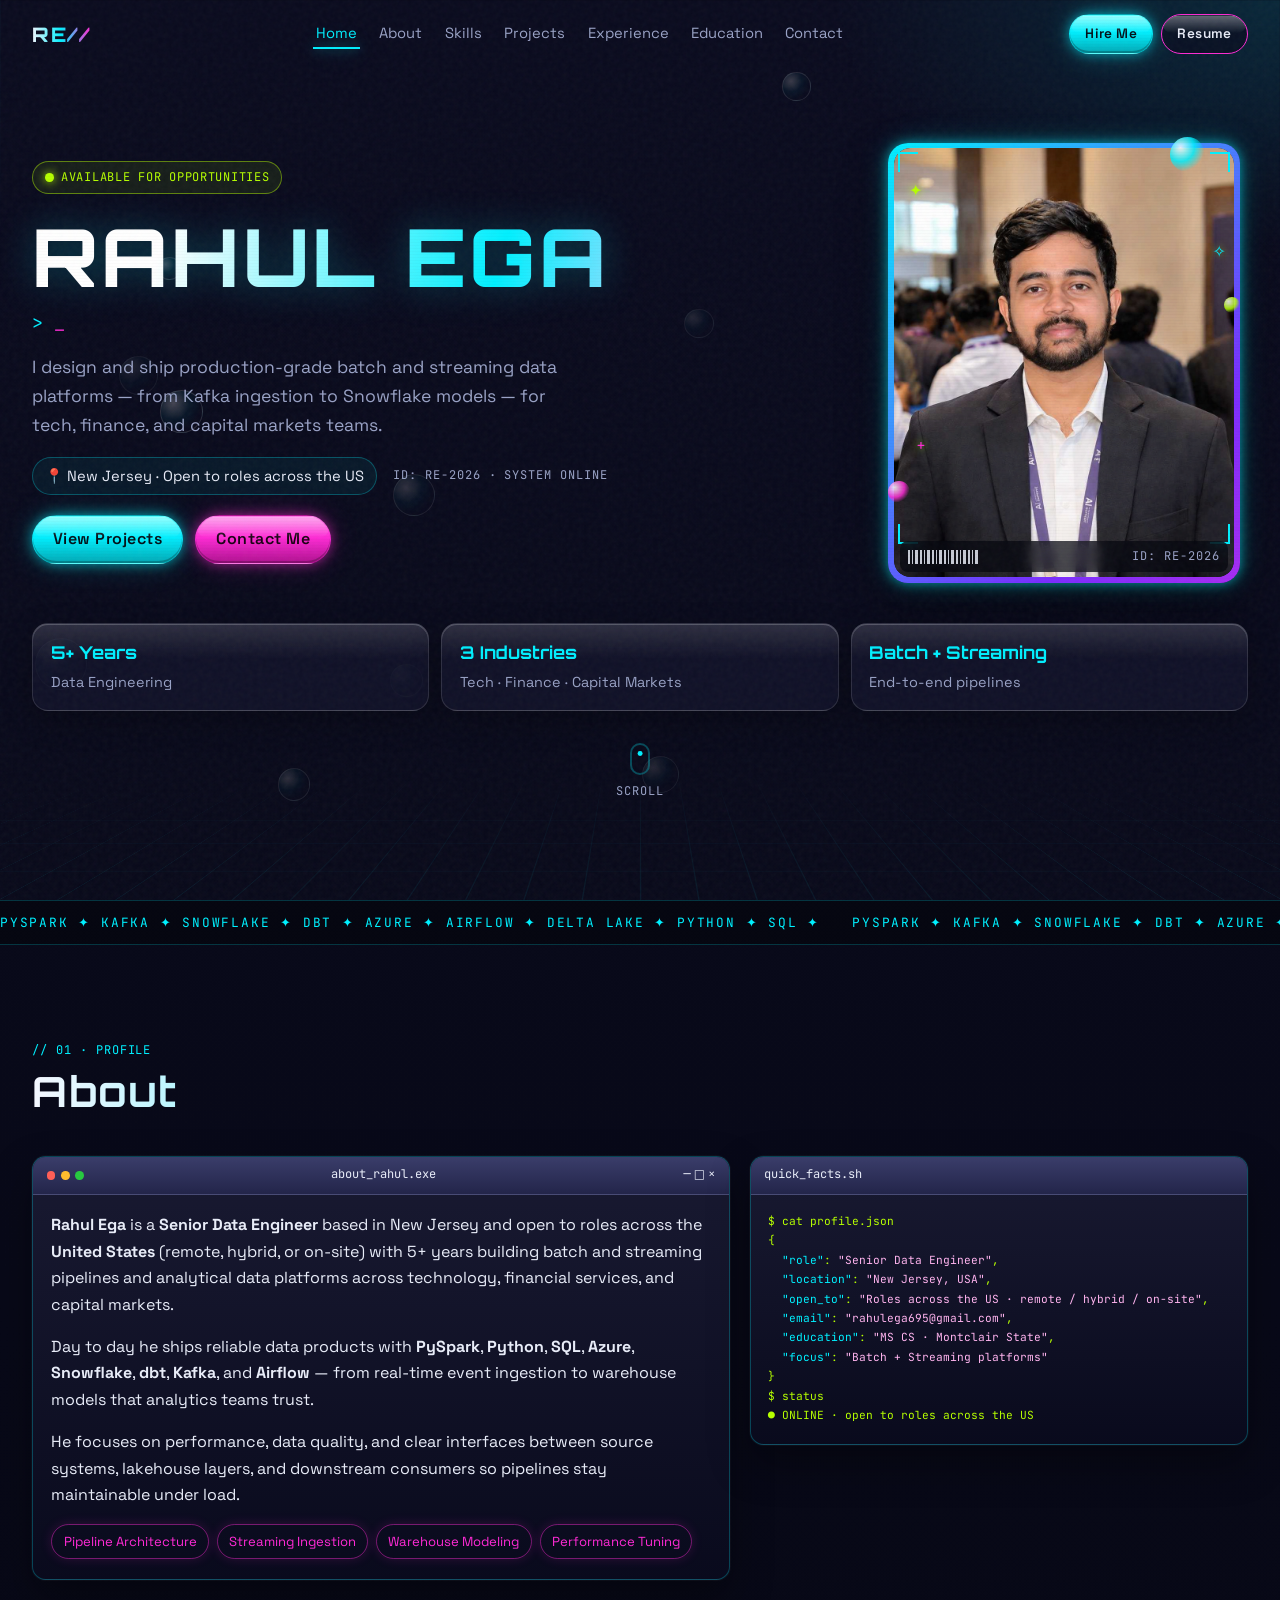
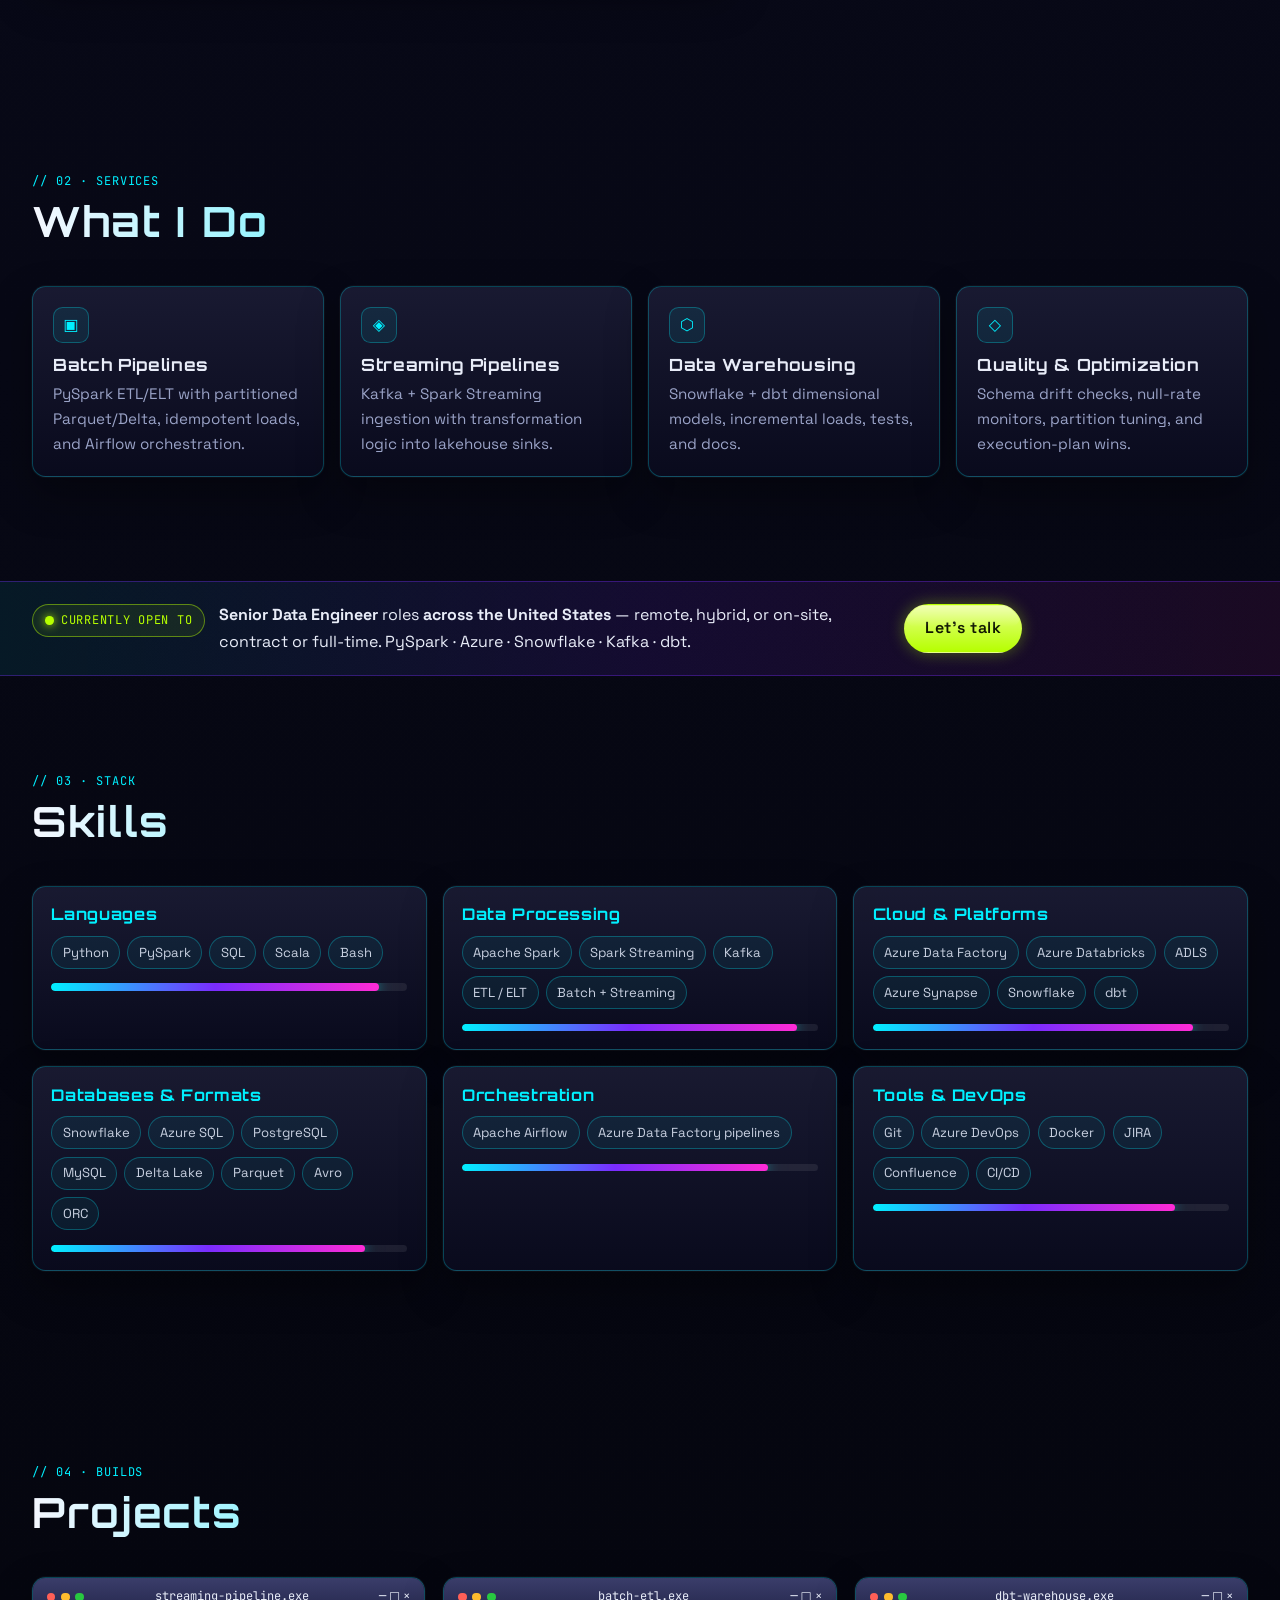
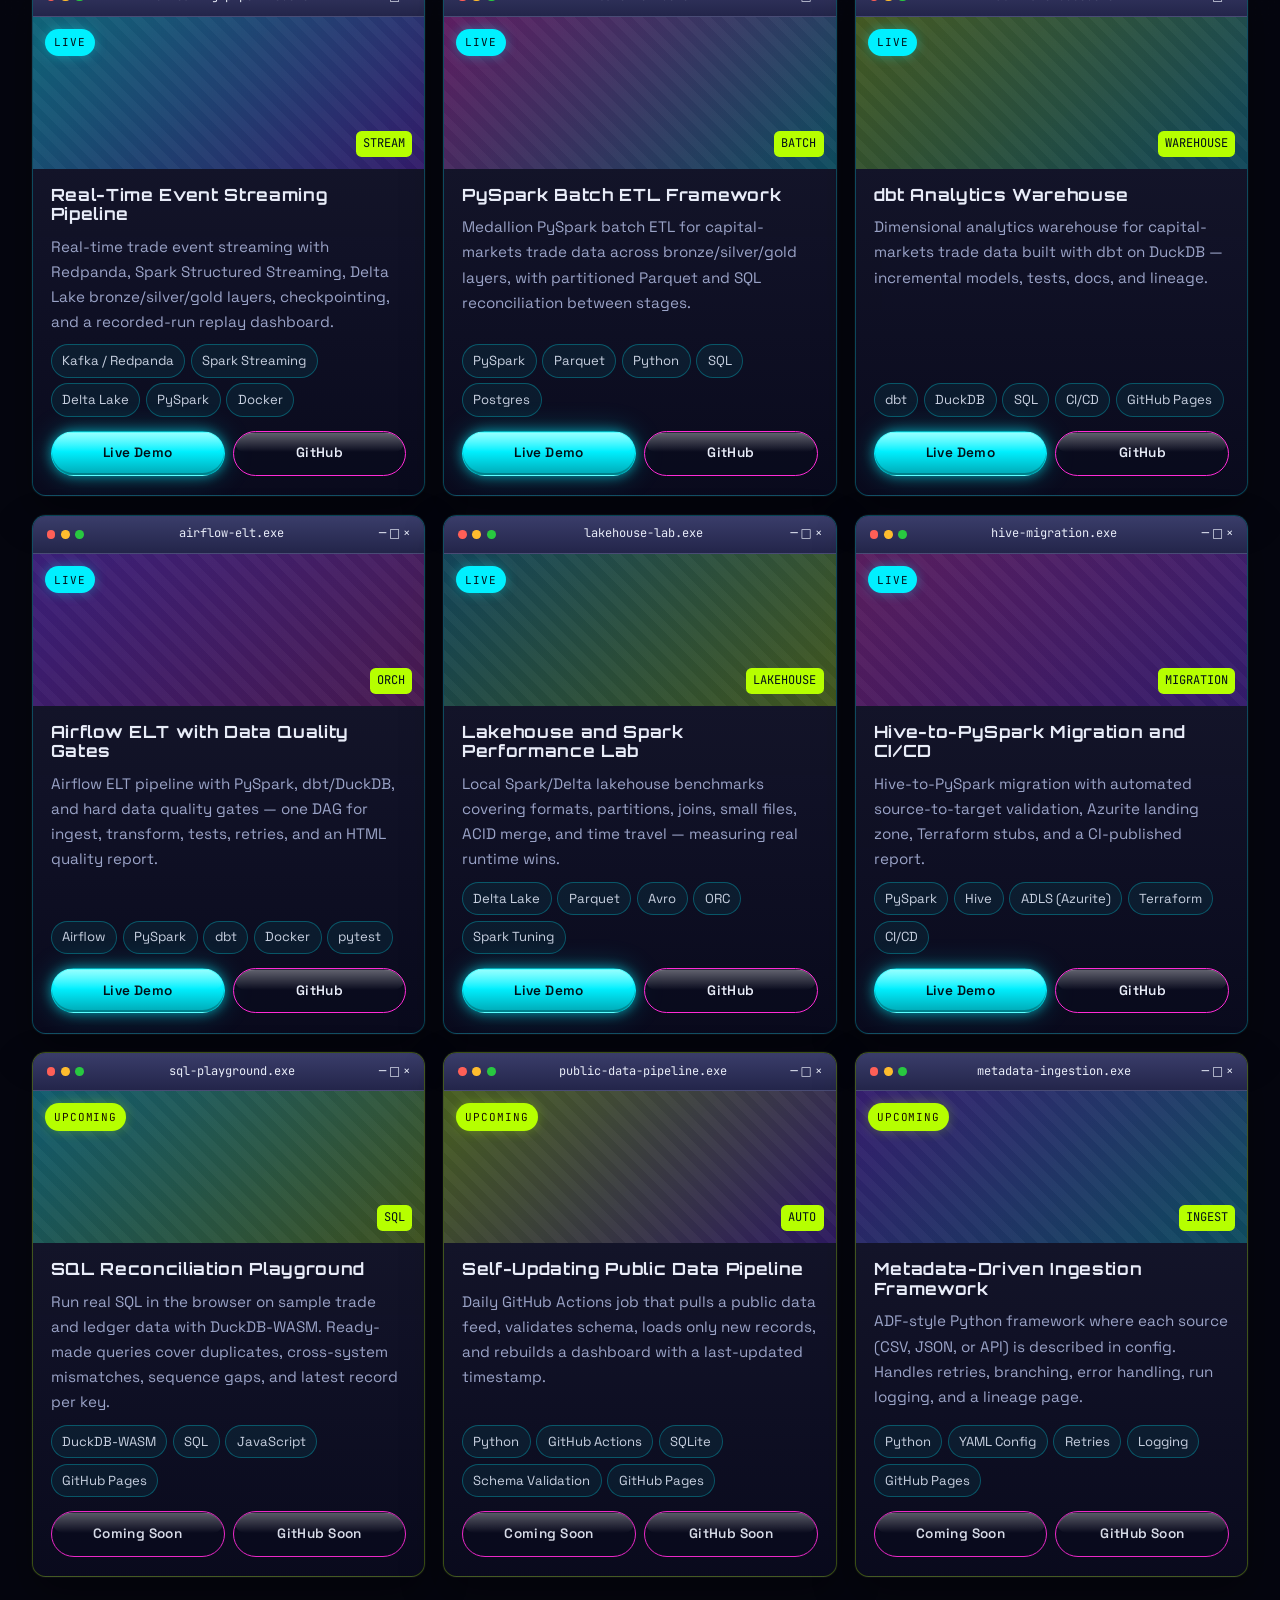
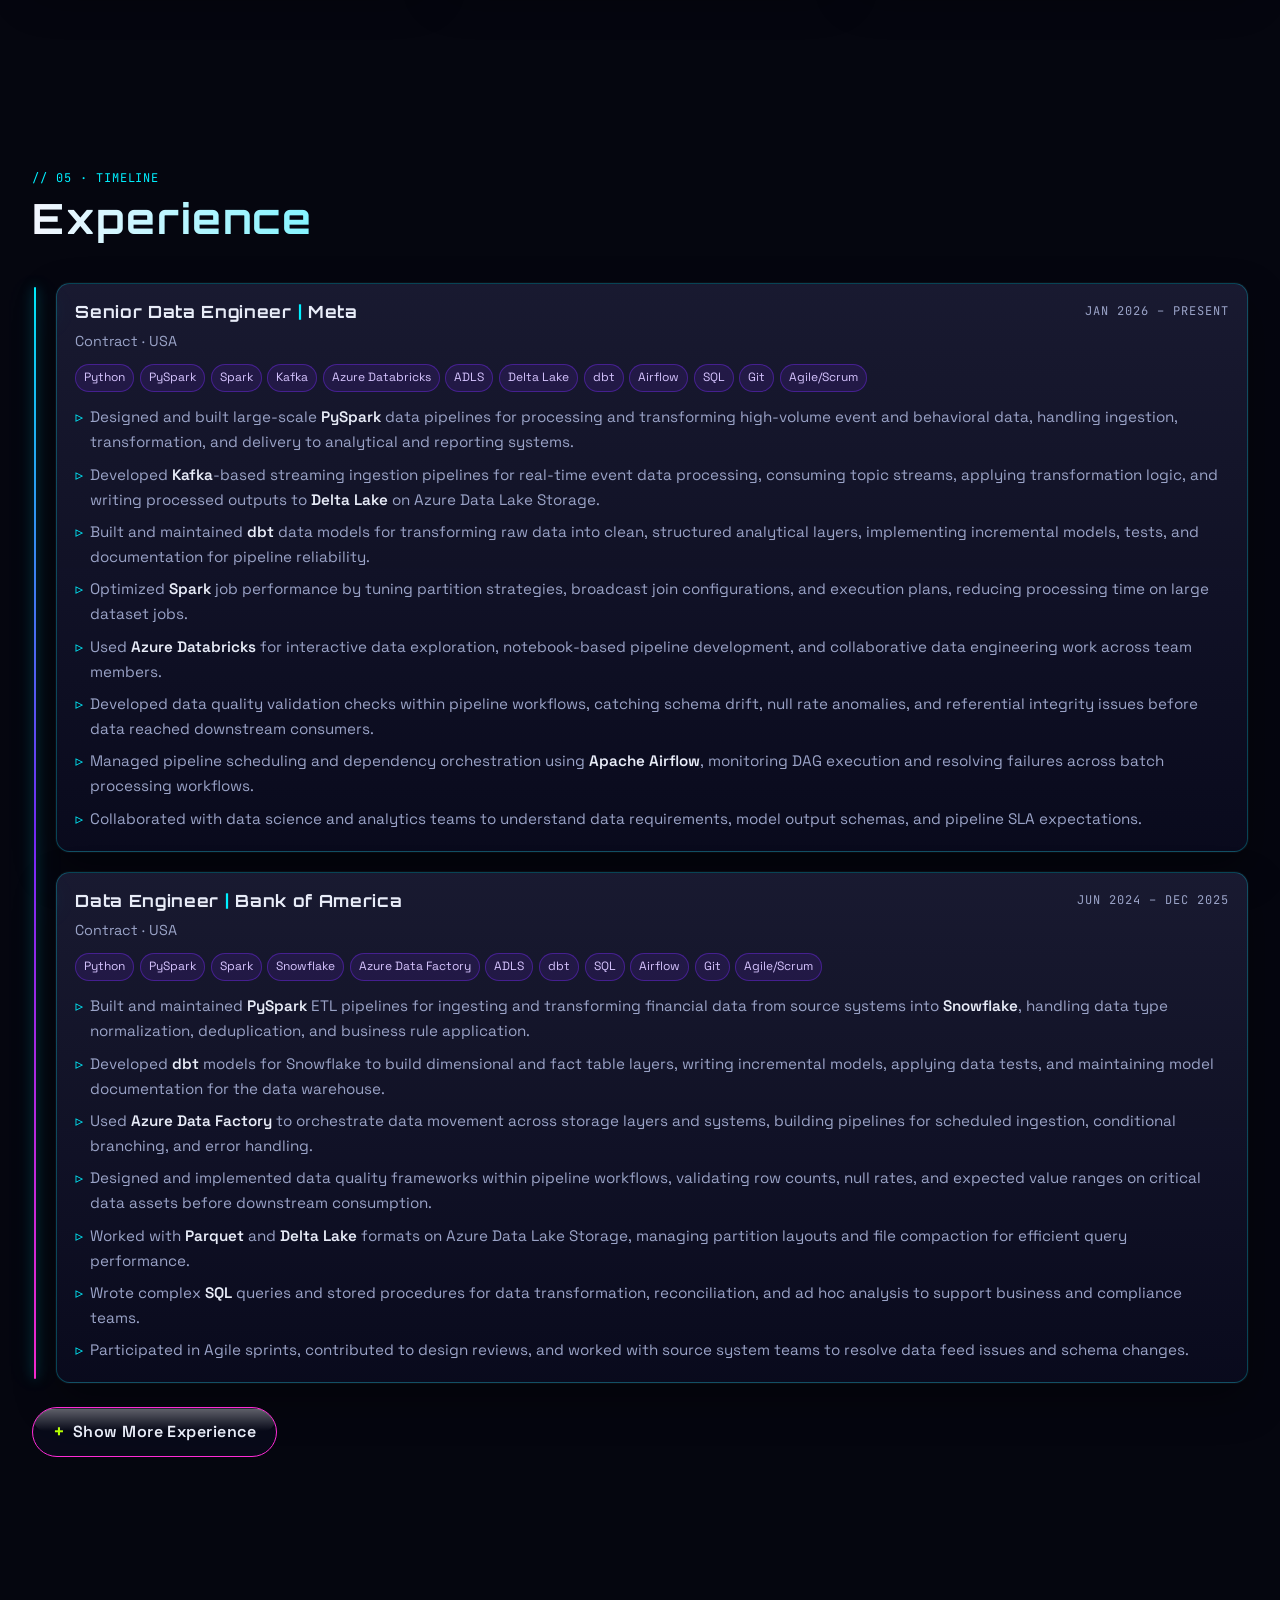
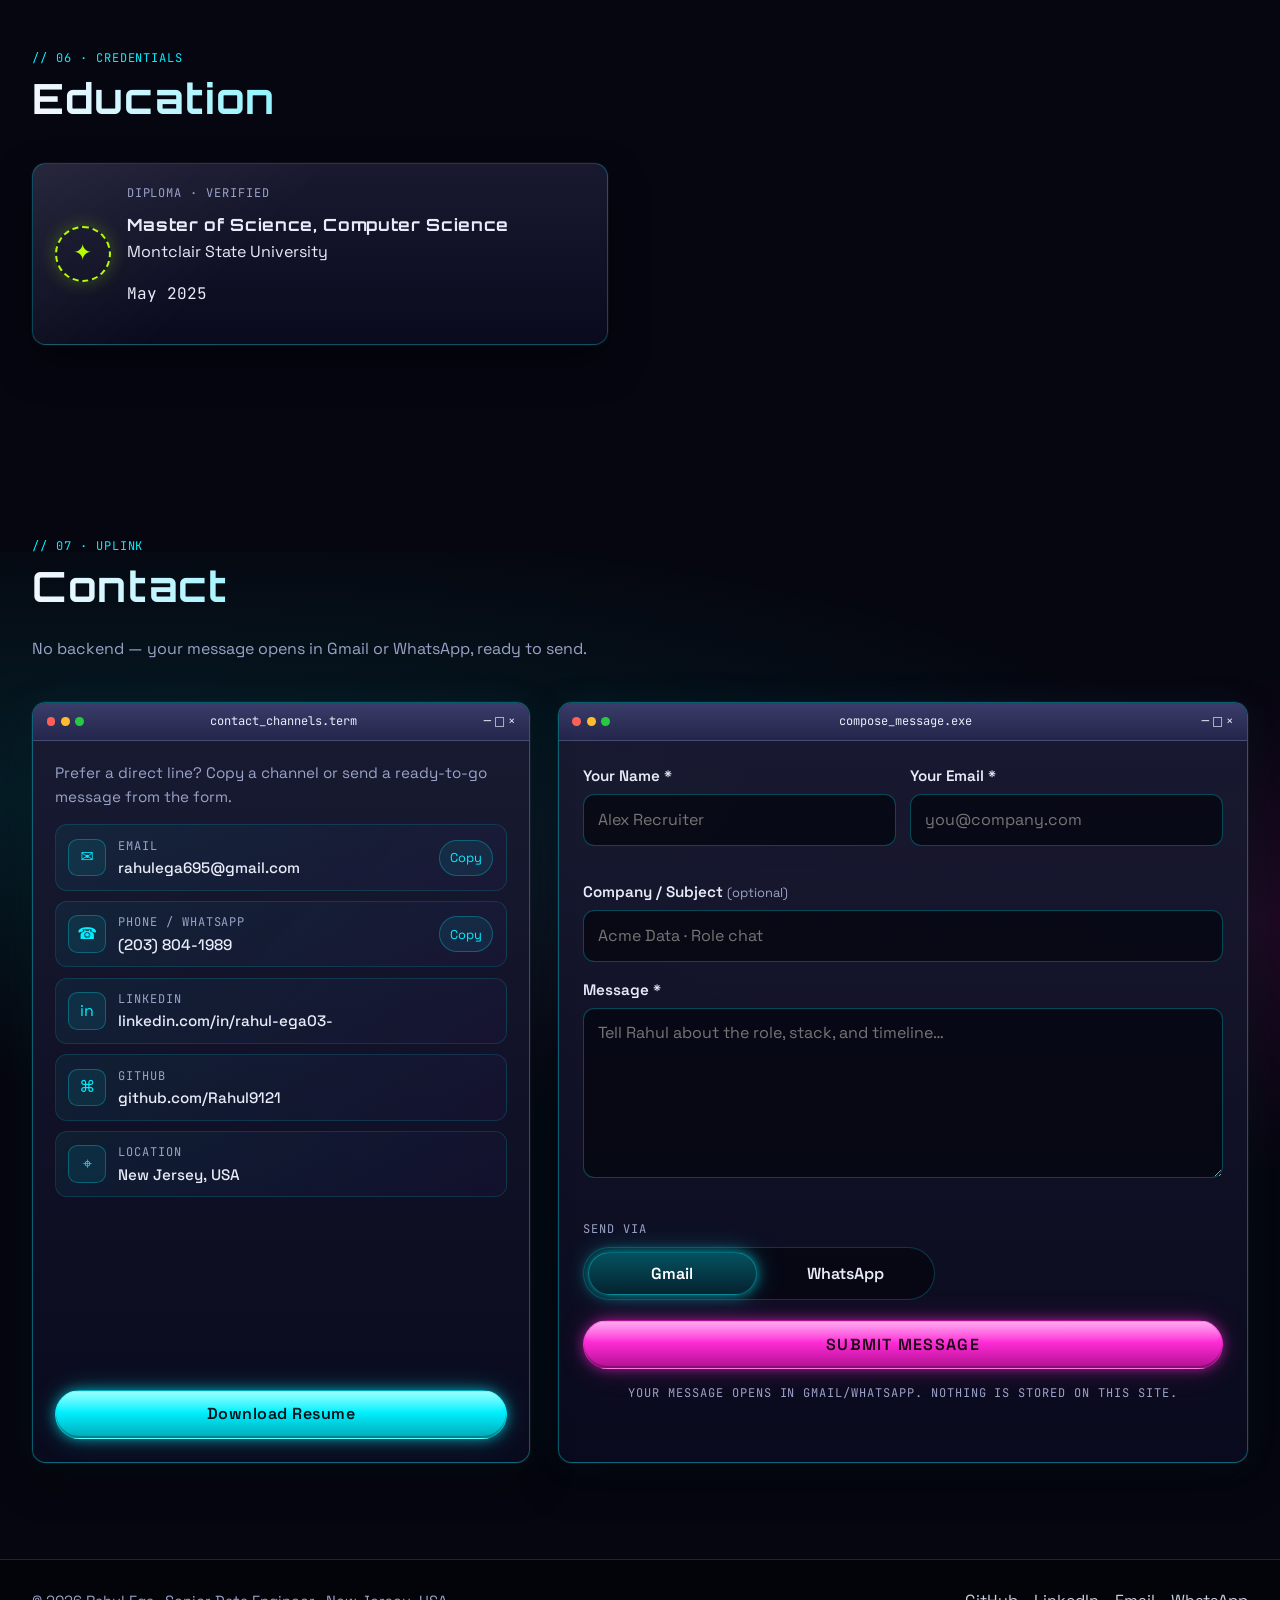
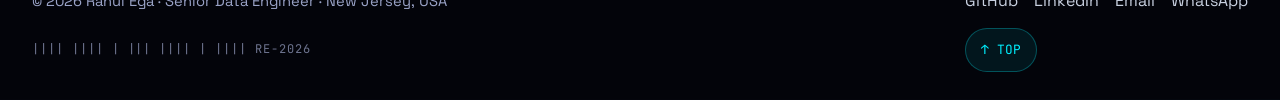
<file: index.html>
<!DOCTYPE html>
<html lang="en">
<head>
  <meta charset="UTF-8" />
  <meta name="viewport" content="width=device-width, initial-scale=1, viewport-fit=cover" />
  <!--
    EDIT THESE when you deploy:
    - Canonical / OG / JSON-LD URLs if you use a custom domain
    - LinkedIn URL (search REPLACE_LINKEDIN)
    - Photo files under assets/img/
  -->
  <title>Rahul Ega | Senior Data Engineer | PySpark, Azure, Snowflake, USA</title>
  <meta name="description" content="Rahul Ega is a Senior Data Engineer open to roles across the USA (remote, hybrid, on-site). 5+ years with PySpark, Azure, Snowflake, Kafka, dbt and Airflow." />
  <meta name="author" content="Rahul Ega" />
  <meta name="robots" content="index, follow, max-image-preview:large" />
  <meta name="theme-color" content="#05060f" />
  <meta name="geo.region" content="US" />
  <meta name="keywords" content="Rahul Ega, Senior Data Engineer, Senior Data Engineer USA, remote Senior Data Engineer, PySpark Data Engineer, Azure Data Engineer, Snowflake Data Engineer, Kafka Data Engineer, dbt Data Engineer, Airflow, Delta Lake, open to work" />

  <link rel="canonical" href="https://rahul9121.github.io/portfolio/" />
  <link rel="alternate" hreflang="en-us" href="https://rahul9121.github.io/portfolio/" />
  <link rel="alternate" hreflang="x-default" href="https://rahul9121.github.io/portfolio/" />
  <link rel="me" href="https://github.com/Rahul9121" />
  <link rel="icon" href="assets/img/favicon.svg" type="image/svg+xml" />
  <link rel="apple-touch-icon" href="assets/img/rahul-ega-512.jpg" />

  <!-- Open Graph -->
  <meta property="og:type" content="profile" />
  <meta property="og:title" content="Rahul Ega | Senior Data Engineer | PySpark, Azure, Snowflake" />
  <meta property="og:description" content="Senior Data Engineer open to roles across the USA. Batch and streaming pipelines with PySpark, Azure, Snowflake, Kafka and dbt." />
  <meta property="og:url" content="https://rahul9121.github.io/portfolio/" />
  <meta property="og:site_name" content="Rahul Ega Portfolio" />
  <meta property="og:locale" content="en_US" />
  <meta property="og:image" content="https://rahul9121.github.io/portfolio/assets/img/og-image.jpg" />
  <meta property="og:image:type" content="image/jpeg" />
  <meta property="og:image:width" content="1200" />
  <meta property="og:image:height" content="630" />
  <meta property="og:image:alt" content="Rahul Ega, Senior Data Engineer: PySpark, Azure, Snowflake, Kafka, dbt" />
  <meta property="profile:first_name" content="Rahul" />
  <meta property="profile:last_name" content="Ega" />

  <!-- Twitter -->
  <meta name="twitter:card" content="summary_large_image" />
  <meta name="twitter:title" content="Rahul Ega | Senior Data Engineer | PySpark, Azure, Snowflake" />
  <meta name="twitter:description" content="Senior Data Engineer open to roles across the USA. PySpark, Azure, Snowflake, Kafka and dbt." />
  <meta name="twitter:image" content="https://rahul9121.github.io/portfolio/assets/img/og-image.jpg" />
  <meta name="twitter:image:alt" content="Rahul Ega, Senior Data Engineer: PySpark, Azure, Snowflake, Kafka, dbt" />

  <!-- Fonts: preconnect + display=swap -->
  <link rel="preconnect" href="https://fonts.googleapis.com" />
  <link rel="preconnect" href="https://fonts.gstatic.com" crossorigin />
  <link href="https://fonts.googleapis.com/css2?family=JetBrains+Mono:wght@400;600;700&family=Orbitron:wght@500;700;800&family=Space+Grotesk:wght@400;500;600;700&display=swap" rel="stylesheet" />

  <link rel="stylesheet" href="css/style.css?v=20261122-9cards" />

  <!-- JSON-LD: Person + ProfilePage + WebSite + BreadcrumbList -->
  <script type="application/ld+json">
  {
    "@context": "https://schema.org",
    "@graph": [
      {
        "@type": "Person",
        "@id": "https://rahul9121.github.io/portfolio/#person",
        "name": "Rahul Ega",
        "givenName": "Rahul",
        "familyName": "Ega",
        "alternateName": ["Rahul Ega Data Engineer", "Rahul Ega Senior Data Engineer"],
        "jobTitle": "Senior Data Engineer",
        "description": "Senior Data Engineer with 5+ years of experience building batch and streaming data pipelines with PySpark, Azure, Snowflake, Kafka, dbt and Airflow. Open to roles across the United States: remote, hybrid or on-site, contract or full-time.",
        "url": "https://rahul9121.github.io/portfolio/",
        "image": {
          "@type": "ImageObject",
          "@id": "https://rahul9121.github.io/portfolio/#primaryimage",
          "url": "https://rahul9121.github.io/portfolio/assets/img/rahul-ega-senior-data-engineer.jpg",
          "contentUrl": "https://rahul9121.github.io/portfolio/assets/img/rahul-ega-senior-data-engineer.jpg",
          "width": 800,
          "height": 1000,
          "caption": "Rahul Ega, Senior Data Engineer"
        },
        "email": "mailto:rahulega695@gmail.com",
        "telephone": "+1-203-804-1989",
        "homeLocation": {
          "@type": "Place",
          "address": {
            "@type": "PostalAddress",
            "addressLocality": "New Jersey",
            "addressRegion": "NJ",
            "addressCountry": "US"
          }
        },
        "address": {
          "@type": "PostalAddress",
          "addressLocality": "New Jersey",
          "addressRegion": "NJ",
          "addressCountry": "US"
        },
        "hasOccupation": {
          "@type": "Occupation",
          "name": "Senior Data Engineer",
          "description": "Designs and builds batch and streaming data pipelines, data warehouse models and data quality checks.",
          "occupationLocation": { "@type": "Country", "name": "United States" },
          "skills": "PySpark, Python, SQL, Apache Spark, Kafka, Azure Databricks, Azure Data Factory, Snowflake, dbt, Apache Airflow, Delta Lake"
        },
        "alumniOf": {
          "@type": "CollegeOrUniversity",
          "name": "Montclair State University"
        },
        "worksFor": {
          "@type": "Organization",
          "name": "Meta"
        },
        "knowsAbout": [
          "PySpark", "Python", "SQL", "Apache Spark", "Spark Streaming", "Apache Kafka",
          "Azure Databricks", "Azure Data Factory", "Azure Data Lake Storage", "Azure Synapse Analytics",
          "Snowflake", "dbt", "Apache Airflow", "Delta Lake", "Parquet", "Docker", "CI/CD",
          "Data Engineering", "ETL", "ELT", "Data Pipelines", "Data Quality", "Dimensional Modeling"
        ],
        "sameAs": [
          "https://github.com/Rahul9121",
          "https://www.linkedin.com/in/rahul-ega03-"
        ]
      },
      {
        "@type": "ProfilePage",
        "@id": "https://rahul9121.github.io/portfolio/#webpage",
        "url": "https://rahul9121.github.io/portfolio/",
        "name": "Rahul Ega | Senior Data Engineer | PySpark, Azure, Snowflake, USA",
        "inLanguage": "en-US",
        "dateModified": "2026-11-07",
        "primaryImageOfPage": { "@id": "https://rahul9121.github.io/portfolio/#primaryimage" },
        "isPartOf": { "@id": "https://rahul9121.github.io/portfolio/#website" },
        "mainEntity": { "@id": "https://rahul9121.github.io/portfolio/#person" },
        "about": { "@id": "https://rahul9121.github.io/portfolio/#person" },
        "breadcrumb": { "@id": "https://rahul9121.github.io/portfolio/#breadcrumb" }
      },
      {
        "@type": "WebSite",
        "@id": "https://rahul9121.github.io/portfolio/#website",
        "name": "Rahul Ega Portfolio",
        "url": "https://rahul9121.github.io/portfolio/",
        "inLanguage": "en-US",
        "publisher": { "@id": "https://rahul9121.github.io/portfolio/#person" }
      },
      {
        "@type": "BreadcrumbList",
        "@id": "https://rahul9121.github.io/portfolio/#breadcrumb",
        "itemListElement": [
          {
            "@type": "ListItem",
            "position": 1,
            "name": "Home",
            "item": "https://rahul9121.github.io/portfolio/"
          }
        ]
      }
    ]
  }
  </script>
</head>
<body>
  <!-- Skip link for accessibility -->
  <a class="skip-link" href="#main">Skip to content</a>

  <!-- CRT scanlines + noise overlays (decorative) -->
  <div class="fx-scanlines" aria-hidden="true"></div>
  <div class="fx-noise" aria-hidden="true"></div>
  <div class="cursor-trail" id="cursorTrail" aria-hidden="true"></div>

  <!-- Scroll progress -->
  <div class="scroll-progress" id="scrollProgress" role="progressbar" aria-valuemin="0" aria-valuemax="100" aria-valuenow="0" aria-label="Page scroll progress"></div>

  <!-- ========== NAVBAR ========== -->
  <header class="site-header" id="siteHeader">
    <nav class="navbar" aria-label="Primary">
      <a class="logo glitch-text" href="#home" data-text="RE//">RE//</a>

      <ul class="nav-links" id="navLinks">
        <li><a href="#home" data-section="home">Home</a></li>
        <li><a href="#about" data-section="about">About</a></li>
        <li><a href="#skills" data-section="skills">Skills</a></li>
        <li><a href="#projects" data-section="projects">Projects</a></li>
        <li><a href="#experience" data-section="experience">Experience</a></li>
        <li><a href="#education" data-section="education">Education</a></li>
        <li><a href="#contact" data-section="contact">Contact</a></li>
      </ul>

      <div class="nav-actions">
        <a class="btn btn-pill btn-cyan" href="#contact">Hire Me</a>
        <!-- EDIT: point to your real resume PDF path -->
        <a class="btn btn-pill btn-outline" href="assets/Rahul_Ega_Resume.pdf" download>Resume</a>
        <button class="nav-toggle" id="navToggle" type="button" aria-label="Open menu" aria-expanded="false" aria-controls="mobileMenu">
          <span></span><span></span><span></span>
        </button>
      </div>
    </nav>
  </header>

  <!-- Full-screen mobile menu -->
  <div class="mobile-menu" id="mobileMenu" hidden>
    <div class="mobile-menu-inner">
      <p class="mono micro">SYSTEM // NAVIGATION</p>
      <a href="#home">Home</a>
      <a href="#about">About</a>
      <a href="#skills">Skills</a>
      <a href="#projects">Projects</a>
      <a href="#experience">Experience</a>
      <a href="#education">Education</a>
      <a href="#contact">Contact</a>
      <a class="btn btn-pill btn-cyan" href="#contact">Hire Me</a>
    </div>
  </div>

  <main id="main">
    <!-- ========== HERO ========== -->
    <section class="hero section" id="home" aria-label="Hero">
      <div class="hero-bg" aria-hidden="true">
        <div class="perspective-grid"></div>
        <div class="bubbles" id="heroBubbles"></div>
      </div>

      <div class="container hero-grid">
        <div class="hero-copy">
          <span class="status-chip"><span class="pulse-dot" aria-hidden="true"></span> AVAILABLE FOR OPPORTUNITIES</span>

          <h1 class="hero-name glitch-text" data-text="RAHUL EGA">
            RAHUL EGA
          </h1>
          <p class="hero-role mono" aria-live="polite">
            <span class="role-prefix">&gt;</span>
            <span id="typedRole">Senior Data Engineer</span><span class="caret" aria-hidden="true">_</span>
          </p>
          <h2 class="visually-integrated-role">Senior Data Engineer</h2>

          <p class="hero-intro">
            I design and ship production-grade batch and streaming data platforms —
            from Kafka ingestion to Snowflake models — for tech, finance, and capital markets teams.
          </p>

          <div class="hero-meta">
            <span class="location-chip" title="Based in New Jersey, open to roles across the United States">📍 New Jersey · Open to roles across the US</span>
            <span class="mono micro">ID: RE-2026 · SYSTEM ONLINE</span>
          </div>

          <div class="hero-ctas">
            <a class="btn btn-pill btn-cyan" href="#projects">View Projects</a>
            <a class="btn btn-pill btn-magenta" href="#contact">Contact Me</a>
          </div>
        </div>

        <div class="hero-visual" id="heroVisual">
          <div class="photo-frame y2k-frame" id="photoFrame">
            <div class="hud-bracket tl" aria-hidden="true"></div>
            <div class="hud-bracket tr" aria-hidden="true"></div>
            <div class="hud-bracket bl" aria-hidden="true"></div>
            <div class="hud-bracket br" aria-hidden="true"></div>
            <div class="orb orb-1" aria-hidden="true"></div>
            <div class="orb orb-2" aria-hidden="true"></div>
            <div class="orb orb-3" aria-hidden="true"></div>
            <span class="sparkle s1" aria-hidden="true">✦</span>
            <span class="sparkle s2" aria-hidden="true">✧</span>
            <span class="sparkle s3" aria-hidden="true">+</span>

<picture>
              <!-- EDIT: add WebP version when ready, keep JPG fallback -->
              <!-- <source srcset="assets/img/rahul-ega-senior-data-engineer.webp" type="image/webp" /> -->
              <img
                src="assets/img/rahul-ega-senior-data-engineer.jpg"
                srcset="assets/img/rahul-ega-senior-data-engineer.jpg 800w"
                sizes="(max-width: 768px) 90vw, 26rem"
                alt="Rahul Ega, Senior Data Engineer specializing in PySpark, Azure and Snowflake"
                width="800"
                height="1000"
                fetchpriority="high"
                decoding="async"
              />
            </picture>

            <div class="photo-meta">
              <span class="barcode" aria-hidden="true"></span>
              <span class="mono micro">ID: RE-2026</span>
            </div>
          </div>
        </div>
      </div>

      <div class="stat-badges container" aria-label="Highlights">
        <div class="stat-badge">
          <strong>5+ Years</strong>
          <span>Data Engineering</span>
        </div>
        <div class="stat-badge">
          <strong>3 Industries</strong>
          <span>Tech · Finance · Capital Markets</span>
        </div>
        <div class="stat-badge">
          <strong>Batch + Streaming</strong>
          <span>End-to-end pipelines</span>
        </div>
      </div>

      <a class="scroll-indicator" href="#about" aria-label="Scroll to About">
        <span></span>
        <span class="mono micro">SCROLL</span>
      </a>
    </section>

    <!-- Marquee ticker -->
    <div class="marquee" aria-hidden="true">
      <div class="marquee-track">
        <span>PYSPARK ✦ KAFKA ✦ SNOWFLAKE ✦ DBT ✦ AZURE ✦ AIRFLOW ✦ DELTA LAKE ✦ PYTHON ✦ SQL ✦ </span>
        <span>PYSPARK ✦ KAFKA ✦ SNOWFLAKE ✦ DBT ✦ AZURE ✦ AIRFLOW ✦ DELTA LAKE ✦ PYTHON ✦ SQL ✦ </span>
      </div>
    </div>

    <!-- ========== ABOUT ========== -->
    <section class="section about" id="about" aria-labelledby="about-title">
      <div class="container">
        <header class="section-head">
          <p class="mono micro section-kicker">// 01 · PROFILE</p>
          <h2 id="about-title">About</h2>
        </header>

        <div class="about-layout">
          <article class="os-window reveal" aria-label="About Rahul">
            <div class="os-titlebar">
              <span class="os-dots" aria-hidden="true"><i></i><i></i><i></i></span>
              <span class="mono">about_rahul.exe</span>
              <span class="os-controls" aria-hidden="true">─ □ ×</span>
            </div>
            <div class="os-body">
              <p>
                <strong>Rahul Ega</strong> is a <strong>Senior Data Engineer</strong> based in New Jersey and open to roles
                across the <strong>United States</strong> (remote, hybrid, or on-site) with 5+ years building batch and
                streaming pipelines and analytical data platforms across technology, financial services, and capital markets.
              </p>
              <p>
                Day to day he ships reliable data products with <strong>PySpark</strong>, <strong>Python</strong>,
                <strong>SQL</strong>, <strong>Azure</strong>, <strong>Snowflake</strong>, <strong>dbt</strong>,
                <strong>Kafka</strong>, and <strong>Airflow</strong> — from real-time event ingestion to
                warehouse models that analytics teams trust.
              </p>
              <p>
                He focuses on performance, data quality, and clear interfaces between source systems,
                lakehouse layers, and downstream consumers so pipelines stay maintainable under load.
              </p>
              <div class="strength-tags" aria-label="Key strengths">
                <span class="neon-tag">Pipeline Architecture</span>
                <span class="neon-tag">Streaming Ingestion</span>
                <span class="neon-tag">Warehouse Modeling</span>
                <span class="neon-tag">Performance Tuning</span>
              </div>
            </div>
          </article>

          <aside class="terminal-panel reveal" aria-label="Quick facts">
            <div class="os-titlebar">
              <span class="mono">quick_facts.sh</span>
            </div>
            <pre class="terminal-body"><code><span class="t-prompt">$</span> cat profile.json
{
  <span class="t-key">"role"</span>: <span class="t-str">"Senior Data Engineer"</span>,
  <span class="t-key">"location"</span>: <span class="t-str">"New Jersey, USA"</span>,
  <span class="t-key">"open_to"</span>: <span class="t-str">"Roles across the US · remote / hybrid / on-site"</span>,
  <span class="t-key">"email"</span>: <span class="t-str">"rahulega695@gmail.com"</span>,
  <span class="t-key">"education"</span>: <span class="t-str">"MS CS · Montclair State"</span>,
  <span class="t-key">"focus"</span>: <span class="t-str">"Batch + Streaming platforms"</span>
}
<span class="t-prompt">$</span> status
<span class="t-ok">● ONLINE · open to roles across the US</span></code></pre>
          </aside>
        </div>
      </div>
    </section>

    <!-- ========== WHAT I DO ========== -->
    <section class="section what-i-do" id="services" aria-labelledby="services-title">
      <div class="container">
        <header class="section-head">
          <p class="mono micro section-kicker">// 02 · SERVICES</p>
          <h2 id="services-title">What I Do</h2>
        </header>
        <div class="services-grid">
          <article class="service-card reveal">
            <span class="service-icon" aria-hidden="true">▣</span>
            <h3>Batch Pipelines</h3>
            <p>PySpark ETL/ELT with partitioned Parquet/Delta, idempotent loads, and Airflow orchestration.</p>
          </article>
          <article class="service-card reveal">
            <span class="service-icon" aria-hidden="true">◈</span>
            <h3>Streaming Pipelines</h3>
            <p>Kafka + Spark Streaming ingestion with transformation logic into lakehouse sinks.</p>
          </article>
          <article class="service-card reveal">
            <span class="service-icon" aria-hidden="true">⬡</span>
            <h3>Data Warehousing</h3>
            <p>Snowflake + dbt dimensional models, incremental loads, tests, and docs.</p>
          </article>
          <article class="service-card reveal">
            <span class="service-icon" aria-hidden="true">◇</span>
            <h3>Quality &amp; Optimization</h3>
            <p>Schema drift checks, null-rate monitors, partition tuning, and execution-plan wins.</p>
          </article>
        </div>
      </div>
    </section>

    <!-- Open to banner -->
    <aside class="open-banner" aria-label="Open to opportunities">
      <div class="container open-banner-inner">
        <span class="status-chip"><span class="pulse-dot"></span> CURRENTLY OPEN TO</span>
        <p>
          <strong>Senior Data Engineer</strong> roles <strong>across the United States</strong> — remote, hybrid, or on-site,
          contract or full-time. PySpark · Azure · Snowflake · Kafka · dbt.
        </p>
        <a class="btn btn-pill btn-lime" href="#contact">Let’s talk</a>
      </div>
    </aside>

    <!-- ========== SKILLS ========== -->
    <section class="section skills" id="skills" aria-labelledby="skills-title">
      <div class="container">
        <header class="section-head">
          <p class="mono micro section-kicker">// 03 · STACK</p>
          <h2 id="skills-title">Skills</h2>
        </header>

        <div class="skills-grid" id="skillsGrid">
          <!-- Rendered / static groups for SEO + progressive enhancement -->
          <article class="skill-card reveal">
            <h3>Languages</h3>
            <div class="skill-chips">
              <span class="skill-chip">Python</span>
              <span class="skill-chip">PySpark</span>
              <span class="skill-chip">SQL</span>
              <span class="skill-chip">Scala</span>
              <span class="skill-chip">Bash</span>
            </div>
            <div class="skill-bar" style="--level:92%"><span></span></div>
          </article>
          <article class="skill-card reveal">
            <h3>Data Processing</h3>
            <div class="skill-chips">
              <span class="skill-chip">Apache Spark</span>
              <span class="skill-chip">Spark Streaming</span>
              <span class="skill-chip">Kafka</span>
              <span class="skill-chip">ETL / ELT</span>
              <span class="skill-chip">Batch + Streaming</span>
            </div>
            <div class="skill-bar" style="--level:94%"><span></span></div>
          </article>
          <article class="skill-card reveal">
            <h3>Cloud &amp; Platforms</h3>
            <div class="skill-chips">
              <span class="skill-chip">Azure Data Factory</span>
              <span class="skill-chip">Azure Databricks</span>
              <span class="skill-chip">ADLS</span>
              <span class="skill-chip">Azure Synapse</span>
              <span class="skill-chip">Snowflake</span>
              <span class="skill-chip">dbt</span>
            </div>
            <div class="skill-bar" style="--level:90%"><span></span></div>
          </article>
          <article class="skill-card reveal">
            <h3>Databases &amp; Formats</h3>
            <div class="skill-chips">
              <span class="skill-chip">Snowflake</span>
              <span class="skill-chip">Azure SQL</span>
              <span class="skill-chip">PostgreSQL</span>
              <span class="skill-chip">MySQL</span>
              <span class="skill-chip">Delta Lake</span>
              <span class="skill-chip">Parquet</span>
              <span class="skill-chip">Avro</span>
              <span class="skill-chip">ORC</span>
            </div>
            <div class="skill-bar" style="--level:88%"><span></span></div>
          </article>
          <article class="skill-card reveal">
            <h3>Orchestration</h3>
            <div class="skill-chips">
              <span class="skill-chip">Apache Airflow</span>
              <span class="skill-chip">Azure Data Factory pipelines</span>
            </div>
            <div class="skill-bar" style="--level:86%"><span></span></div>
          </article>
          <article class="skill-card reveal">
            <h3>Tools &amp; DevOps</h3>
            <div class="skill-chips">
              <span class="skill-chip">Git</span>
              <span class="skill-chip">Azure DevOps</span>
              <span class="skill-chip">Docker</span>
              <span class="skill-chip">JIRA</span>
              <span class="skill-chip">Confluence</span>
              <span class="skill-chip">CI/CD</span>
            </div>
            <div class="skill-bar" style="--level:85%"><span></span></div>
          </article>
        </div>
      </div>
    </section>

    <!-- ========== PROJECTS ========== -->
    <section class="section projects" id="projects" aria-labelledby="projects-title">
      <div class="container">
        <header class="section-head">
          <p class="mono micro section-kicker">// 04 · BUILDS</p>
          <h2 id="projects-title">Projects</h2>
          
        </header>
        <div class="projects-grid" id="projectsGrid">
          <!-- Cards injected from JS array for easy editing; noscript fallback below -->
        </div>
        <noscript>
          <p class="mono">Enable JavaScript to load interactive project cards, or view source in js/main.js.</p>
        </noscript>
      </div>
    </section>

    <!-- ========== EXPERIENCE ========== -->
    <section class="section experience" id="experience" aria-labelledby="experience-title">
      <div class="container">
        <header class="section-head">
          <p class="mono micro section-kicker">// 05 · TIMELINE</p>
          <h2 id="experience-title">Experience</h2>
        </header>

        <div class="timeline" id="experienceTimeline">
          <!-- Cards rendered from JS -->
        </div>

        <button
          type="button"
          class="btn btn-pill btn-outline show-more-btn"
          id="showMoreExperience"
          aria-expanded="false"
          aria-controls="experienceTimeline"
        >
          <span class="plus" aria-hidden="true">+</span>
          <span class="show-more-label">Show More Experience</span>
        </button>
      </div>
    </section>

    <!-- ========== EDUCATION ========== -->
    <section class="section education" id="education" aria-labelledby="education-title">
      <div class="container">
        <header class="section-head">
          <p class="mono micro section-kicker">// 06 · CREDENTIALS</p>
          <h2 id="education-title">Education</h2>
        </header>

        <article class="diploma-card reveal">
          <div class="diploma-seal" aria-hidden="true">✦</div>
          <div>
            <p class="mono micro">DIPLOMA · VERIFIED</p>
            <h3>Master of Science, Computer Science</h3>
            <p>Montclair State University</p>
            <p class="mono">May 2025</p>
          </div>
        </article>
      </div>
    </section>

    <!-- ========== CONTACT ========== -->
    <section class="section contact" id="contact" aria-labelledby="contact-title">
      <div class="container">
        <header class="section-head">
          <p class="mono micro section-kicker">// 07 · UPLINK</p>
          <h2 id="contact-title">Contact</h2>
          <p class="section-sub">No backend — your message opens in Gmail or WhatsApp, ready to send.</p>
        </header>

<div class="contact-layout">
          <aside class="contact-info os-window reveal">
            <div class="os-titlebar">
              <span class="os-dots" aria-hidden="true"><i></i><i></i><i></i></span>
              <span class="mono">contact_channels.term</span>
              <span class="os-controls" aria-hidden="true">─ □ ×</span>
            </div>
            <div class="contact-info-body">
              <p class="contact-intro">
                Prefer a direct line? Copy a channel or send a ready-to-go message from the form.
              </p>
              <ul class="contact-list">
                <li>
                  <span class="channel-icon" aria-hidden="true">✉</span>
                  <span class="mono micro">EMAIL</span>
                  <a href="mailto:rahulega695@gmail.com">rahulega695@gmail.com</a>
                  <button type="button" class="copy-btn" data-copy="rahulega695@gmail.com" aria-label="Copy email">Copy</button>
                </li>
                <li>
                  <span class="channel-icon" aria-hidden="true">☎</span>
                  <span class="mono micro">PHONE / WHATSAPP</span>
                  <a href="tel:+12038041989">(203) 804-1989</a>
                  <button type="button" class="copy-btn" data-copy="+12038041989" aria-label="Copy phone">Copy</button>
                </li>
                <li>
                  <span class="channel-icon" aria-hidden="true">in</span>
                  <span class="mono micro">LINKEDIN</span>
                  <a href="https://www.linkedin.com/in/rahul-ega03-" target="_blank" rel="noopener noreferrer">linkedin.com/in/rahul-ega03-</a>
                  <span class="channel-spacer" aria-hidden="true"></span>
                </li>
                <li>
                  <span class="channel-icon" aria-hidden="true">⌘</span>
                  <span class="mono micro">GITHUB</span>
                  <a href="https://github.com/Rahul9121" target="_blank" rel="noopener noreferrer">github.com/Rahul9121</a>
                  <span class="channel-spacer" aria-hidden="true"></span>
                </li>
                <li>
                  <span class="channel-icon" aria-hidden="true">⌖</span>
                  <span class="mono micro">LOCATION</span>
                  <span>New Jersey, USA</span>
                  <span class="channel-spacer" aria-hidden="true"></span>
                </li>
              </ul>

              <!-- EDIT: resume PDF path -->
              <a class="btn btn-pill btn-cyan btn-block" href="assets/Rahul_Ega_Resume.pdf" download>
                Download Resume
              </a>
            </div>
          </aside>

          <div class="contact-form-wrap os-window reveal">
            <div class="os-titlebar">
              <span class="os-dots" aria-hidden="true"><i></i><i></i><i></i></span>
              <span class="mono">compose_message.exe</span>
              <span class="os-controls" aria-hidden="true">─ □ ×</span>
            </div>
            <form class="contact-form" id="contactForm" novalidate>
              <div class="form-row">
                <div class="field">
                  <label for="name">Your Name <span aria-hidden="true">*</span></label>
                  <input id="name" name="name" type="text" autocomplete="name" required minlength="2" placeholder="Alex Recruiter" />
                  <p class="field-error mono" id="nameError" role="alert"></p>
                </div>
                <div class="field">
                  <label for="email">Your Email <span aria-hidden="true">*</span></label>
                  <input id="email" name="email" type="email" autocomplete="email" required placeholder="you@company.com" />
                  <p class="field-error mono" id="emailError" role="alert"></p>
                </div>
              </div>
              <div class="field">
                <label for="company">Company / Subject <span class="optional">(optional)</span></label>
                <input id="company" name="company" type="text" autocomplete="organization" placeholder="Acme Data · Role chat" />
              </div>
              <div class="field">
                <label for="message">Message <span aria-hidden="true">*</span></label>
                <textarea id="message" name="message" rows="6" required minlength="10" placeholder="Tell Rahul about the role, stack, and timeline…"></textarea>
                <p class="field-error mono" id="messageError" role="alert"></p>
              </div>

              <fieldset class="send-via">
                <legend class="mono micro">Send via</legend>
                <div class="send-via-toggle">
                  <label class="radio-pill">
                    <input type="radio" name="sendVia" value="gmail" checked />
                    <span>Gmail</span>
                  </label>
                  <label class="radio-pill">
                    <input type="radio" name="sendVia" value="whatsapp" />
                    <span>WhatsApp</span>
                  </label>
                </div>
              </fieldset>

              <button type="submit" class="btn btn-pill btn-magenta btn-block" id="submitBtn">SUBMIT MESSAGE</button>

              <p class="form-note mono micro">
                Your message opens in Gmail/WhatsApp. Nothing is stored on this site.
              </p>

              <div class="form-status mono" id="formStatus" role="status" aria-live="polite"></div>
              <div class="form-fallback" id="formFallback" hidden></div>
            </form>
          </div>
        </div>
      </div>
    </section>
  </main>

  <!-- ========== FOOTER ========== -->
  <footer class="site-footer">
    <div class="container footer-grid">
      <p>© 2026 Rahul Ega · Senior Data Engineer · New Jersey, USA</p>
      <div class="footer-social">
        <a href="https://github.com/Rahul9121" target="_blank" rel="noopener noreferrer" aria-label="GitHub">GitHub</a>
        <a href="https://www.linkedin.com/in/rahul-ega03-" target="_blank" rel="noopener noreferrer" aria-label="LinkedIn">LinkedIn</a>
        <a href="mailto:rahulega695@gmail.com" aria-label="Email">Email</a>
        <a href="https://wa.me/12038041989" target="_blank" rel="noopener noreferrer" aria-label="WhatsApp">WhatsApp</a>
      </div>
      <div class="footer-barcode mono micro" aria-hidden="true">|||| |||| | ||| |||| | |||| RE-2026</div>
      <button type="button" class="back-to-top" id="backToTop" aria-label="Back to top">↑ TOP</button>
    </div>
  </footer>

  <script src="js/main.js?v=20261122-linkedin" defer></script>
</body>
</html>
</file>
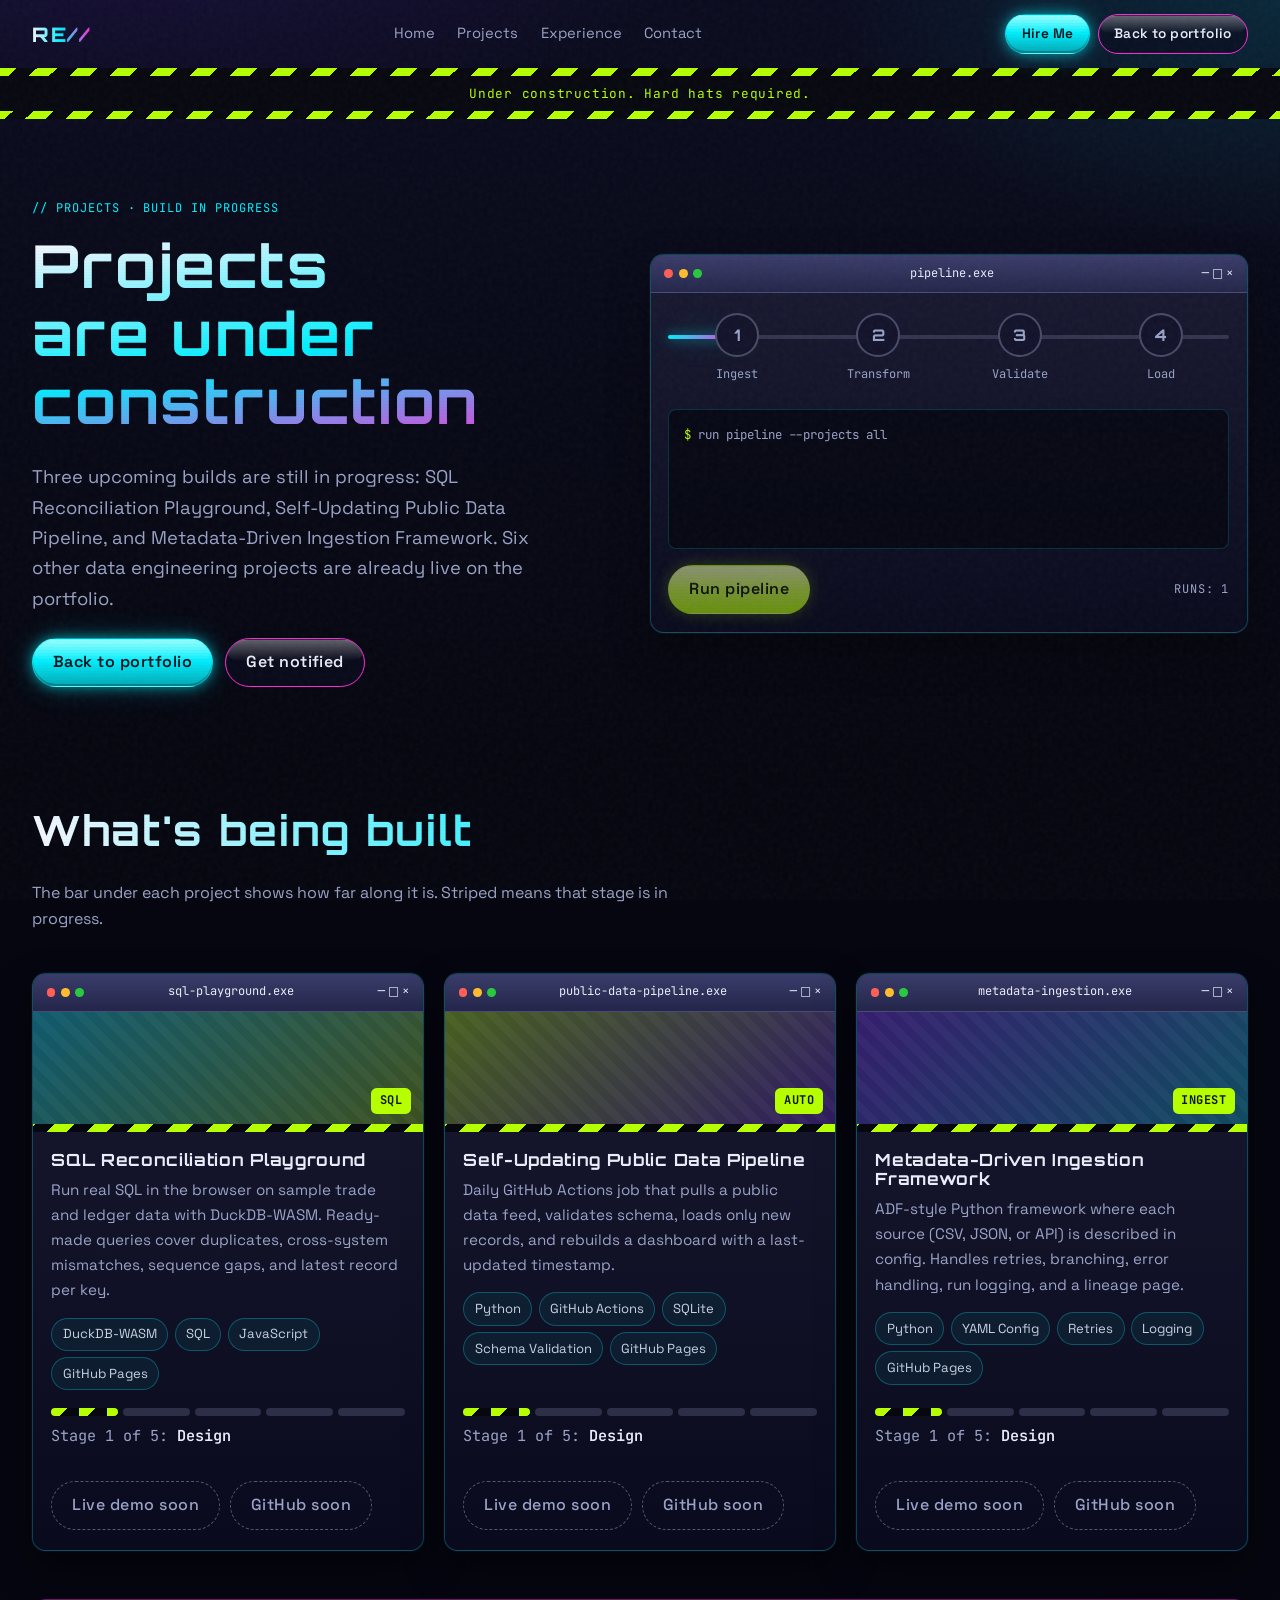
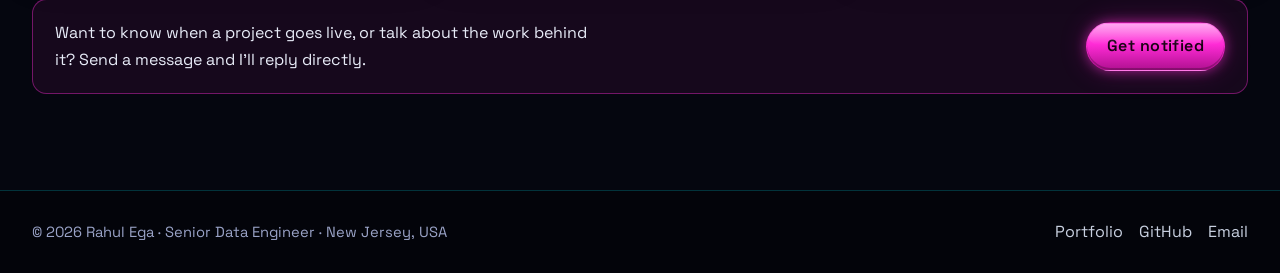
<file: under-construction.html>
<!DOCTYPE html>
<html lang="en">
<head>
  <meta charset="UTF-8" />
  <meta name="viewport" content="width=device-width, initial-scale=1, viewport-fit=cover" />
  <!--
    Place this file next to index.html (same folder as css/ and js/).
    It reuses css/style.css for tokens, buttons, window chrome and chips.
    All page-specific styles are in the <style> block below (classes start with "uc-").
  -->
  <title>Projects under construction | Rahul Ega</title>
  <meta name="description" content="Rahul Ega's data engineering projects are being built. Live demos and GitHub repos are coming soon." />
  <meta name="author" content="Rahul Ega" />
  <meta name="robots" content="noindex, follow" />
  <meta name="theme-color" content="#05060f" />
  <link rel="icon" href="assets/img/favicon.svg" type="image/svg+xml" />

  <link rel="preconnect" href="https://fonts.googleapis.com" />
  <link rel="preconnect" href="https://fonts.gstatic.com" crossorigin />
  <link href="https://fonts.googleapis.com/css2?family=JetBrains+Mono:wght@400;600;700&family=Orbitron:wght@500;700;800&family=Space+Grotesk:wght@400;500;600;700&display=swap" rel="stylesheet" />
  <link rel="stylesheet" href="css/style.css" />

  <style>
    /* ==========================================================================
       Under-construction page — page-specific styles
       ========================================================================== */
    :root {
      --uc-hazard: repeating-linear-gradient(-45deg, var(--lime) 0 14px, #07080f 14px 28px);
    }

    /* ---------- Hazard tape ---------- */
    .uc-tape {
      border-block: 0.5rem solid transparent;
      border-image: var(--uc-hazard) 8;
      background: #07080f;
      text-align: center;
      padding: 0.45rem 1rem;
      color: var(--lime);
      font-family: var(--font-mono);
      font-size: max(0.8rem, 12px);
      letter-spacing: 0.06em;
    }

    /* ---------- Hero ---------- */
    .uc-hero {
      padding: clamp(2.5rem, 7vw, 5rem) 0 clamp(2rem, 5vw, 3.5rem);
    }

    .uc-hero-grid {
      display: grid;
      gap: clamp(1.75rem, 4vw, 3rem);
      align-items: center;
    }

    .uc-kicker {
      color: var(--cyan);
      margin-bottom: 0.75rem;
    }

    .uc-title {
      font-size: clamp(2rem, 6.2vw, 3.7rem);
      margin-bottom: 0.45em;
      background: linear-gradient(172deg, var(--chrome-a) 5%, var(--cyan) 55%, var(--magenta) 100%);
      -webkit-background-clip: text;
      background-clip: text;
      color: transparent;
      text-wrap: balance;
    }

    .uc-lead {
      color: var(--text-dim);
      font-size: clamp(1rem, 2.2vw, 1.15rem);
      max-width: 34rem;
    }

    .uc-cta {
      display: flex;
      flex-wrap: wrap;
      gap: 0.75rem;
      margin-top: 1.5rem;
    }

    /* ---------- Pipeline window (the one interactive moment) ---------- */
    .uc-pipe-body {
      padding: 1.25rem 1.1rem 1.1rem;
    }

    .uc-flow {
      position: relative;
      padding-bottom: 0.25rem;
    }

    .uc-rail {
      position: absolute;
      left: 0;
      right: 0;
      top: 1.375rem; /* centre of the 2.75rem node circles */
      height: 4px;
      border-radius: 4px;
      background: rgba(154, 163, 199, 0.22);
    }

    .uc-rail-fill {
      position: absolute;
      inset: 0 auto 0 0;
      width: 0;
      border-radius: inherit;
      background: linear-gradient(90deg, var(--cyan), var(--magenta));
      box-shadow: var(--glow-cyan);
      transition: width 0.7s linear;
    }

    .uc-packet {
      position: absolute;
      top: -0.5rem;
      left: 0;
      width: 1.1rem;
      height: 1.1rem;
      margin-left: -0.55rem;
      border-radius: 0.3rem;
      background: var(--lime);
      box-shadow: 0 0 14px rgba(182, 255, 0, 0.8);
      opacity: 0;
      transition: left 0.7s linear, opacity 0.2s ease;
    }

    .uc-packet.is-on { opacity: 1; }

    .uc-nodes {
      list-style: none;
      position: relative;
      display: grid;
      grid-template-columns: repeat(4, 1fr);
      gap: 0.25rem;
      margin: 0;
      padding: 0;
    }

    .uc-node {
      display: grid;
      justify-items: center;
      gap: 0.5rem;
      text-align: center;
    }

    .uc-node-dot {
      width: 2.75rem;
      height: 2.75rem;
      border-radius: 50%;
      display: grid;
      place-items: center;
      font-family: var(--font-display);
      font-weight: 700;
      color: var(--text-dim);
      background: var(--bg-2);
      border: 2px solid rgba(154, 163, 199, 0.4);
      transition: border-color 0.3s ease, color 0.3s ease, box-shadow 0.3s ease, background 0.3s ease;
    }

    .uc-node.is-ok .uc-node-dot {
      border-color: var(--cyan);
      color: var(--cyan);
      box-shadow: var(--glow-cyan);
    }

    .uc-node.is-hold .uc-node-dot {
      border-color: var(--lime);
      color: #07080f;
      background: var(--uc-hazard);
      box-shadow: 0 0 16px rgba(182, 255, 0, 0.45);
    }

    .uc-node-label {
      font-size: max(0.75rem, 12px);
      color: var(--text-dim);
    }

    .uc-log {
      margin: 1.25rem 0 0;
      padding: 0.85rem 0.9rem;
      min-height: 8.75rem;
      border-radius: var(--radius-sm);
      background: rgba(5, 6, 15, 0.75);
      border: 1px solid rgba(0, 240, 255, 0.18);
      font-family: var(--font-mono);
      font-size: max(0.78rem, 12px);
      line-height: 1.7;
      color: var(--text-dim);
      overflow-x: auto;
      white-space: pre;
    }

    .uc-log .ok { color: var(--cyan); }
    .uc-log .hold { color: var(--lime); }
    .uc-log .end { color: var(--text); }
    .uc-log .prompt { color: var(--lime); }

    .uc-pipe-foot {
      display: flex;
      flex-wrap: wrap;
      align-items: center;
      justify-content: space-between;
      gap: 0.75rem;
      margin-top: 1rem;
    }

    .uc-pipe-foot .btn[disabled] {
      opacity: 0.55;
      cursor: progress;
      transform: none;
    }

    /* ---------- Project cards ---------- */
    .uc-section {
      padding: clamp(2rem, 6vw, 4rem) 0 var(--section-pad);
    }

    .uc-grid {
      display: grid;
      gap: 1.25rem;
    }

    .uc-card {
      display: flex;
      flex-direction: column;
    }

    .uc-thumb {
      position: relative;
      height: 7.5rem;
    }

    .uc-thumb::after {
      content: "";
      position: absolute;
      inset: auto 0 0 0;
      height: 0.5rem;
      background: var(--uc-hazard);
    }

    .uc-badge {
      position: absolute;
      right: 0.75rem;
      bottom: 1.1rem;
      padding: 0.2rem 0.55rem;
      border-radius: 0.35rem;
      background: var(--lime);
      color: #101800;
      font-family: var(--font-mono);
      font-weight: 700;
      font-size: max(0.75rem, 12px);
      letter-spacing: 0.04em;
    }

    .uc-card-body {
      display: flex;
      flex-direction: column;
      flex: 1;
      padding: 1.1rem 1.15rem 1.25rem;
    }

    .uc-card-body h3 {
      font-size: 1.05rem;
      margin-bottom: 0.5rem;
    }

    .uc-card-body p {
      color: var(--text-dim);
      font-size: 0.95rem;
    }

    .uc-tech {
      display: flex;
      flex-wrap: wrap;
      gap: 0.4rem;
      margin-bottom: 1.1rem;
    }

    /* Build stage: filled = done, striped = in progress, empty = not started */
    .uc-stage {
      margin-top: auto;
      margin-bottom: 1.1rem;
    }

    .uc-steps {
      list-style: none;
      display: grid;
      grid-template-columns: repeat(5, 1fr);
      gap: 0.3rem;
      margin: 0 0 0.45rem;
      padding: 0;
    }

    .uc-steps li {
      height: 0.5rem;
      border-radius: 0.25rem;
      background: rgba(154, 163, 199, 0.22);
    }

    .uc-steps li.is-done {
      background: linear-gradient(90deg, var(--cyan), var(--purple));
    }

    .uc-steps li.is-now {
      background: var(--uc-hazard);
      background-size: 28px 28px;
    }

    .uc-stage-text {
      color: var(--text-dim);
      font-size: max(0.78rem, 12px);
    }

    .uc-stage-text strong {
      color: var(--text);
      font-weight: 600;
    }

    .uc-actions {
      display: flex;
      flex-wrap: wrap;
      gap: 0.6rem;
    }

    .btn.uc-off {
      background: transparent;
      border: 1px dashed rgba(154, 163, 199, 0.5);
      color: var(--text-dim);
      cursor: not-allowed;
      font-weight: 500;
    }

    .btn.uc-off::after { display: none; }

    .btn.uc-off:hover {
      transform: none;
      color: var(--text-dim);
    }

    /* ---------- Closing strip ---------- */
    .uc-closing {
      margin-top: clamp(2rem, 5vw, 3rem);
      padding: 1.25rem 1.35rem;
      border-radius: var(--radius-md);
      border: 1px solid rgba(255, 43, 214, 0.4);
      background: rgba(255, 43, 214, 0.07);
      display: flex;
      flex-wrap: wrap;
      align-items: center;
      justify-content: space-between;
      gap: 1rem;
    }

    .uc-closing p {
      margin: 0;
      max-width: 34rem;
    }

    @media (min-width: 600px) {
      .uc-grid { grid-template-columns: repeat(2, 1fr); }
    }

    @media (min-width: 900px) {
      .uc-hero-grid { grid-template-columns: 1fr 1.05fr; }
    }

    @media (min-width: 1024px) {
      .uc-grid { grid-template-columns: repeat(3, 1fr); }
    }

    @media (prefers-reduced-motion: reduce) {
      .uc-rail-fill,
      .uc-packet { transition: none; }
    }
  </style>
</head>
<body>
  <a class="skip-link" href="#main">Skip to content</a>

  <div class="fx-scanlines" aria-hidden="true"></div>
  <div class="fx-noise" aria-hidden="true"></div>

  <header class="site-header" id="siteHeader">
    <nav class="navbar" aria-label="Primary">
      <a class="logo glitch-text" href="index.html" data-text="RE//">RE//</a>

      <ul class="nav-links">
        <li><a href="index.html">Home</a></li>
        <li><a href="index.html#projects">Projects</a></li>
        <li><a href="index.html#experience">Experience</a></li>
        <li><a href="index.html#contact">Contact</a></li>
      </ul>

      <div class="nav-actions">
        <a class="btn btn-pill btn-cyan" href="index.html#contact">Hire Me</a>
        <a class="btn btn-pill btn-outline" href="index.html">Back to portfolio</a>
      </div>
    </nav>
  </header>

  <main id="main">
    <div class="uc-tape" role="note">Under construction. Hard hats required.</div>

    <section class="uc-hero" aria-labelledby="uc-title">
      <div class="container uc-hero-grid">
        <div class="uc-copy">
          <p class="mono micro uc-kicker">// projects · build in progress</p>
          <h1 class="uc-title" id="uc-title">Projects are under construction</h1>
<p class="uc-lead">
            Three upcoming builds are still in progress: SQL Reconciliation Playground,
            Self-Updating Public Data Pipeline, and Metadata-Driven Ingestion Framework.
            Six other data engineering projects are already live on the portfolio.
          </p>
          <div class="uc-cta">
            <a class="btn btn-pill btn-cyan" href="index.html">Back to portfolio</a>
            <a class="btn btn-pill btn-outline" href="index.html#contact">Get notified</a>
          </div>
        </div>

        <div class="os-window uc-pipe">
          <div class="os-titlebar">
            <span class="os-dots" aria-hidden="true"><i></i><i></i><i></i></span>
            <span class="mono">pipeline.exe</span>
            <span class="os-controls" aria-hidden="true">─ □ ×</span>
          </div>
          <div class="uc-pipe-body">
            <div class="uc-flow">
              <div class="uc-rail" aria-hidden="true">
                <div class="uc-rail-fill" id="ucFill"></div>
                <div class="uc-packet" id="ucPacket"></div>
              </div>
              <ol class="uc-nodes" id="ucNodes" aria-label="Pipeline stages">
                <li class="uc-node"><span class="uc-node-dot">1</span><span class="uc-node-label mono">Ingest</span></li>
                <li class="uc-node"><span class="uc-node-dot">2</span><span class="uc-node-label mono">Transform</span></li>
                <li class="uc-node"><span class="uc-node-dot">3</span><span class="uc-node-label mono">Validate</span></li>
                <li class="uc-node"><span class="uc-node-dot">4</span><span class="uc-node-label mono">Load</span></li>
              </ol>
            </div>

            <div class="uc-log" id="ucLog" role="log" aria-live="polite" aria-label="Pipeline output"><span class="prompt">$</span> press run to start the pipeline</div>

            <div class="uc-pipe-foot">
              <button type="button" class="btn btn-pill btn-lime" id="ucRun">Run pipeline</button>
              <span class="mono micro" id="ucRuns">runs: 0</span>
            </div>
          </div>
        </div>
      </div>
    </section>

    <section class="uc-section" aria-labelledby="uc-coming">
      <div class="container">
        <header class="section-head">
          <h2 id="uc-coming">What's being built</h2>
          <p class="section-sub">The bar under each project shows how far along it is. Striped means that stage is in progress.</p>
        </header>

        <div class="uc-grid" id="ucGrid"></div>

        <div class="uc-closing">
          <p>Want to know when a project goes live, or talk about the work behind it? Send a message and I'll reply directly.</p>
          <a class="btn btn-pill btn-magenta" href="index.html#contact">Get notified</a>
        </div>
      </div>
    </section>
  </main>

  <footer class="site-footer">
    <div class="container footer-grid">
      <p>© 2026 Rahul Ega · Senior Data Engineer · New Jersey, USA</p>
      <div class="footer-social">
        <a href="index.html">Portfolio</a>
        <a href="https://github.com/Rahul9121" target="_blank" rel="noopener noreferrer">GitHub</a>
        <a href="mailto:rahulega695@gmail.com">Email</a>
      </div>
    </div>
  </footer>

  <script>
    (function () {
      "use strict";

      /* ======================================================================
       * EDIT ME: project status
       * stage: how many of the 5 build stages are started. 1 = Design in progress,
       * 2 = Design done and Scaffold in progress, ... 5 = Ship in progress.
       * Keep this honest: update it as each project moves forward.
       * ==================================================================== */
      var STAGE_NAMES = ["Design", "Scaffold", "Build", "Test", "Ship"];

var PROJECTS = [
        {
          id: "sql-playground",
          title: "SQL Reconciliation Playground",
          description: "Run real SQL in the browser on sample trade and ledger data with DuckDB-WASM. Ready-made queries cover duplicates, cross-system mismatches, sequence gaps, and latest record per key.",
          tech: ["DuckDB-WASM", "SQL", "JavaScript", "GitHub Pages"],
          badge: "SQL",
          stage: 1,
          gradient: "linear-gradient(135deg, rgba(0,240,255,.3), rgba(182,255,0,.25))"
        },
        {
          id: "public-data-pipeline",
          title: "Self-Updating Public Data Pipeline",
          description: "Daily GitHub Actions job that pulls a public data feed, validates schema, loads only new records, and rebuilds a dashboard with a last-updated timestamp.",
          tech: ["Python", "GitHub Actions", "SQLite", "Schema Validation", "GitHub Pages"],
          badge: "AUTO",
          stage: 1,
          gradient: "linear-gradient(135deg, rgba(182,255,0,.3), rgba(122,44,255,.25))"
        },
        {
          id: "metadata-ingestion",
          title: "Metadata-Driven Ingestion Framework",
          description: "ADF-style Python framework where each source (CSV, JSON, or API) is described in config. Handles retries, branching, error handling, run logging, and a lineage page.",
          tech: ["Python", "YAML Config", "Retries", "Logging", "GitHub Pages"],
          badge: "INGEST",
          stage: 1,
          gradient: "linear-gradient(135deg, rgba(122,44,255,.3), rgba(0,240,255,.25))"
        }
      ];

      function esc(s) {
        return String(s)
          .replace(/&/g, "&amp;")
          .replace(/</g, "&lt;")
          .replace(/>/g, "&gt;")
          .replace(/"/g, "&quot;");
      }

      /* ---------- Cards ---------- */
      var grid = document.getElementById("ucGrid");
      if (grid) {
        grid.innerHTML = PROJECTS.map(function (p) {
          var tech = p.tech.map(function (t) {
            return '<span class="skill-chip">' + esc(t) + "</span>";
          }).join("");

          var steps = STAGE_NAMES.map(function (name, i) {
            var cls = i < p.stage - 1 ? "is-done" : i === p.stage - 1 ? "is-now" : "";
            return '<li class="' + cls + '" title="' + esc(name) + '"></li>';
          }).join("");

          var stageName = STAGE_NAMES[Math.min(Math.max(p.stage, 1), STAGE_NAMES.length) - 1];

          return (
            '<article class="uc-card os-window">' +
              '<div class="os-titlebar">' +
                '<span class="os-dots" aria-hidden="true"><i></i><i></i><i></i></span>' +
                '<span class="mono">' + esc(p.id) + ".exe</span>" +
                '<span class="os-controls" aria-hidden="true">─ □ ×</span>' +
              "</div>" +
              '<div class="uc-thumb" style="background:' + p.gradient +
                ", repeating-linear-gradient(45deg, rgba(255,255,255,.04) 0 8px, transparent 8px 16px);\">" +
                '<span class="uc-badge">' + esc(p.badge) + "</span>" +
              "</div>" +
              '<div class="uc-card-body">' +
                "<h3>" + esc(p.title) + "</h3>" +
                "<p>" + esc(p.description) + "</p>" +
                '<div class="uc-tech">' + tech + "</div>" +
                '<div class="uc-stage">' +
                  '<ol class="uc-steps" aria-hidden="true">' + steps + "</ol>" +
                  '<p class="uc-stage-text mono">Stage ' + p.stage + " of " + STAGE_NAMES.length +
                    ": <strong>" + esc(stageName) + "</strong></p>" +
                "</div>" +
                '<div class="uc-actions">' +
                  '<span class="btn btn-pill uc-off" role="link" aria-disabled="true">Live demo soon</span>' +
                  '<span class="btn btn-pill uc-off" role="link" aria-disabled="true">GitHub soon</span>' +
                "</div>" +
              "</div>" +
            "</article>"
          );
        }).join("");
      }

      /* ---------- Header shadow on scroll ---------- */
      var header = document.getElementById("siteHeader");
      if (header) {
        var onScroll = function () {
          header.classList.toggle("is-scrolled", (window.scrollY || 0) > 12);
        };
        window.addEventListener("scroll", onScroll, { passive: true });
        onScroll();
      }

      /* ---------- Pipeline toy ---------- */
      var runBtn = document.getElementById("ucRun");
      var runsEl = document.getElementById("ucRuns");
      var logEl = document.getElementById("ucLog");
      var packet = document.getElementById("ucPacket");
      var fill = document.getElementById("ucFill");
      var nodes = Array.prototype.slice.call(document.querySelectorAll("#ucNodes .uc-node"));
      if (!runBtn || !logEl || !packet || !fill || nodes.length !== 4) return;

      var reduce = window.matchMedia("(prefers-reduced-motion: reduce)").matches;
      var STOPS = [12.5, 37.5, 62.5, 87.5]; // node centres as % of the rail
      var runs = 0;
      var running = false;

      var STEPS = [
        { name: "ingest   ", state: "ok",   text: "6 projects loaded" },
        { name: "transform", state: "ok",   text: "code in progress" },
        { name: "validate ", state: "ok",   text: "tests being written" },
        { name: "load     ", state: "hold", text: "demos not live yet" }
      ];

      function wait(ms) {
        return new Promise(function (resolve) {
          window.setTimeout(resolve, reduce ? 0 : ms);
        });
      }

      function addLine(html) {
        logEl.insertAdjacentHTML("beforeend", "\n" + html);
        logEl.scrollTop = logEl.scrollHeight;
      }

      function endMessage(n) {
        if (n === 1) return "done: 3 ok, 1 on hold. Check back soon.";
        if (n === 2) return "run 2: same result. The builds are still going.";
        return "run " + n + ": still building. Message me and I'll tell you when it ships.";
      }

      function reset() {
        nodes.forEach(function (n) { n.classList.remove("is-ok", "is-hold"); });
        packet.classList.remove("is-on");
        packet.style.transition = "none";
        fill.style.transition = "none";
        packet.style.left = "0%";
        fill.style.width = "0%";
        // force reflow so the reset applies before the next transition
        void packet.offsetWidth;
        packet.style.transition = "";
        fill.style.transition = "";
        logEl.innerHTML = '<span class="prompt">$</span> run pipeline --projects all';
      }

      async function run() {
        if (running) return;
        running = true;
        runs += 1;
        runsEl.textContent = "runs: " + runs;
        runBtn.disabled = true;
        reset();
        await wait(150);
        packet.classList.add("is-on");

        for (var i = 0; i < STEPS.length; i += 1) {
          packet.style.left = STOPS[i] + "%";
          fill.style.width = STOPS[i] + "%";
          await wait(750);
          var s = STEPS[i];
          nodes[i].classList.add(s.state === "ok" ? "is-ok" : "is-hold");
          addLine('<span class="' + s.state + '">' + esc(s.name) + "  " + s.state.padEnd(4, " ") + "</span>  " + esc(s.text));
          await wait(180);
        }

        addLine('<span class="end">' + esc(endMessage(runs)) + "</span>");
        runBtn.disabled = false;
        running = false;
      }

      runBtn.addEventListener("click", run);

      // One automatic run so visitors see what the button does.
      window.setTimeout(run, reduce ? 0 : 900);
    })();
  </script>
</body>
</html>
</file>
<file: css/style.css>
/* ==========================================================================
   Rahul Ega Portfolio — Y2K + Cybercore
   Mobile-first. Edit CSS variables below to retheme quickly.
   ========================================================================== */

:root {
  /* Colors */
  --bg-0: #05060f;
  --bg-1: #0a0b1e;
  --bg-2: #12132a;
  --bg-3: #1a1b33;
  --cyan: #00f0ff;
  --magenta: #ff2bd6;
  --lime: #b6ff00;
  --purple: #7a2cff;
  --silver: #c8d0e0;
  --chrome-a: #f5f7ff;
  --chrome-b: #9aa3b5;
  --chrome-c: #e8ecf8;
  --text: #e8ecf8;
  --text-dim: #9aa3c7;
  --ok: #b6ff00;
  --danger: #ff4d6d;
  --border: rgba(0, 240, 255, 0.28);
  --glow-cyan: 0 0 12px rgba(0, 240, 255, 0.55), 0 0 28px rgba(0, 240, 255, 0.25);
  --glow-magenta: 0 0 12px rgba(255, 43, 214, 0.5), 0 0 28px rgba(255, 43, 214, 0.22);

  /* Fonts */
  --font-display: "Orbitron", system-ui, sans-serif;
  --font-body: "Space Grotesk", system-ui, sans-serif;
  --font-mono: "JetBrains Mono", ui-monospace, monospace;

  /* Space */
  --space-1: 0.25rem;
  --space-2: 0.5rem;
  --space-3: 0.75rem;
  --space-4: 1rem;
  --space-5: 1.5rem;
  --space-6: 2rem;
  --space-7: 3rem;
  --space-8: 4.5rem;
  --radius-sm: 0.5rem;
  --radius-md: 0.9rem;
  --radius-pill: 999px;
  --container: 72rem;
  --header-h: 4.25rem;
  --safe-t: env(safe-area-inset-top, 0px);
  --safe-b: env(safe-area-inset-bottom, 0px);
  --safe-l: env(safe-area-inset-left, 0px);
  --safe-r: env(safe-area-inset-right, 0px);

  --section-pad: clamp(3rem, 8vw, 6rem);
  --ease: cubic-bezier(0.22, 1, 0.36, 1);
}

/* ---------- Reset / base ---------- */
*,
*::before,
*::after {
  box-sizing: border-box;
}

html {
  scroll-behavior: smooth;
  -webkit-text-size-adjust: 100%;
}

body {
  margin: 0;
  min-height: 100vh;
  min-height: 100dvh;
  font-family: var(--font-body);
  font-size: 1rem;
  line-height: 1.65;
  color: var(--text);
  background:
    radial-gradient(1200px 600px at 10% -10%, rgba(122, 44, 255, 0.18), transparent 55%),
    radial-gradient(900px 500px at 100% 0%, rgba(0, 240, 255, 0.12), transparent 50%),
    linear-gradient(180deg, var(--bg-1), var(--bg-0) 40%, var(--bg-0));
  overflow-x: hidden;
  padding-left: var(--safe-l);
  padding-right: var(--safe-r);
}

img,
svg,
video {
  max-width: 100%;
  height: auto;
  display: block;
}

a {
  color: var(--cyan);
  text-decoration-thickness: 1px;
  text-underline-offset: 0.18em;
}

a:hover {
  color: var(--lime);
}

:focus-visible {
  outline: 2px solid var(--cyan);
  outline-offset: 3px;
}

h1, h2, h3, h4 {
  font-family: var(--font-display);
  line-height: 1.15;
  letter-spacing: 0.04em;
  margin: 0 0 0.6em;
}

p { margin: 0 0 1em; }

ul { margin: 0; padding: 0; list-style: none; }

button,
input,
textarea {
  font: inherit;
  color: inherit;
}

code {
  font-family: var(--font-mono);
  font-size: 0.9em;
  color: var(--lime);
}

.mono { font-family: var(--font-mono); }
.micro {
  font-size: max(0.75rem, 12px);
  letter-spacing: 0.08em;
  text-transform: uppercase;
  color: var(--text-dim);
}

.container {
  width: min(100% - 1.5rem, var(--container));
  margin-inline: auto;
}

.section {
  padding: var(--section-pad) 0;
  position: relative;
}

.section-head {
  margin-bottom: clamp(1.5rem, 4vw, 2.5rem);
}

.section-kicker {
  margin-bottom: 0.4rem;
  color: var(--cyan);
}

.section-head h2 {
  font-size: clamp(1.6rem, 4.5vw, 2.6rem);
  background: linear-gradient(90deg, var(--chrome-a), var(--cyan), var(--magenta));
  -webkit-background-clip: text;
  background-clip: text;
  color: transparent;
}

.section-sub {
  color: var(--text-dim);
  max-width: 40rem;
}

/* Skip link */
.skip-link {
  position: absolute;
  left: 1rem;
  top: -100px;
  z-index: 10000;
  background: var(--cyan);
  color: #000;
  padding: 0.6rem 1rem;
  border-radius: var(--radius-sm);
  font-weight: 700;
}
.skip-link:focus {
  top: calc(0.75rem + var(--safe-t));
}

/* FX overlays */
.fx-scanlines,
.fx-noise {
  pointer-events: none;
  position: fixed;
  inset: 0;
  z-index: 9000;
}

.fx-scanlines {
  background: repeating-linear-gradient(
    to bottom,
    transparent 0,
    transparent 2px,
    rgba(0, 0, 0, 0.12) 3px
  );
  opacity: 0.25;
  mix-blend-mode: multiply;
}

.fx-noise {
  opacity: 0.04;
  background-image: url("data:image/svg+xml,%3Csvg viewBox='0 0 200 200' xmlns='http://www.w3.org/2000/svg'%3E%3Cfilter id='n'%3E%3CfeTurbulence type='fractalNoise' baseFrequency='0.9' numOctaves='3' stitchTiles='stitch'/%3E%3C/filter%3E%3Crect width='100%25' height='100%25' filter='url(%23n)'/%3E%3C/svg%3E");
}

.scroll-progress {
  position: fixed;
  top: 0;
  left: 0;
  height: 3px;
  width: 0%;
  z-index: 10001;
  background: linear-gradient(90deg, var(--cyan), var(--purple), var(--magenta));
  box-shadow: var(--glow-cyan);
  transition: width 80ms linear;
}

/* Cursor trail (desktop only via JS + media) */
.cursor-trail {
  position: fixed;
  width: 14px;
  height: 14px;
  border-radius: 50%;
  pointer-events: none;
  z-index: 9998;
  background: radial-gradient(circle, var(--cyan), transparent 70%);
  box-shadow: var(--glow-cyan);
  opacity: 0;
  transform: translate(-50%, -50%);
  mix-blend-mode: screen;
}

/* ---------- Buttons ---------- */
.btn {
  display: inline-flex;
  align-items: center;
  justify-content: center;
  gap: 0.45rem;
  min-height: 44px;
  padding: 0.65rem 1.25rem;
  border-radius: var(--radius-pill);
  border: 1px solid transparent;
  font-weight: 600;
  letter-spacing: 0.03em;
  text-decoration: none;
  cursor: pointer;
  transition: transform 0.25s var(--ease), box-shadow 0.25s var(--ease), background 0.25s ease;
}

.btn-pill {
  position: relative;
  overflow: hidden;
}

.btn-pill::after {
  content: "";
  position: absolute;
  inset: 1px 1px auto 1px;
  height: 45%;
  border-radius: inherit;
  background: linear-gradient(180deg, rgba(255, 255, 255, 0.35), transparent);
  pointer-events: none;
}

.btn-cyan {
  background: linear-gradient(180deg, #5cffff, var(--cyan) 45%, #00a8b5);
  color: #021018;
  box-shadow: var(--glow-cyan), inset 0 -2px 0 rgba(0, 0, 0, 0.25);
}

.btn-magenta {
  background: linear-gradient(180deg, #ff7ae8, var(--magenta) 45%, #b01090);
  color: #1a0014;
  box-shadow: var(--glow-magenta), inset 0 -2px 0 rgba(0, 0, 0, 0.25);
}

.btn-lime {
  background: linear-gradient(180deg, #e8ff8a, var(--lime));
  color: #101800;
  box-shadow: 0 0 16px rgba(182, 255, 0, 0.35);
}

.btn-outline {
  background: rgba(10, 11, 30, 0.65);
  border-color: var(--magenta);
  color: var(--text);
  box-shadow: inset 0 1px 0 rgba(255, 255, 255, 0.12);
}

.btn-block { width: 100%; }

@media (hover: hover) and (pointer: fine) {
  .btn:hover {
    transform: translateY(-2px) scale(1.02);
  }
}

/* ---------- Navbar ---------- */
.site-header {
  position: sticky;
  top: 0;
  z-index: 1000;
  height: var(--header-h);
  padding-top: var(--safe-t);
  border-bottom: 1px solid transparent;
  transition: background 0.3s ease, backdrop-filter 0.3s ease, border-color 0.3s ease, height 0.3s ease;
}

.site-header.is-scrolled {
  background: rgba(5, 6, 15, 0.72);
  backdrop-filter: blur(14px) saturate(140%);
  -webkit-backdrop-filter: blur(14px) saturate(140%);
  border-bottom-color: rgba(0, 240, 255, 0.35);
  box-shadow: 0 8px 30px rgba(0, 0, 0, 0.35);
}

.navbar {
  width: min(100% - 1rem, var(--container));
  margin-inline: auto;
  height: var(--header-h);
  display: flex;
  align-items: center;
  justify-content: space-between;
  gap: 0.75rem;
}

.logo {
  font-family: var(--font-display);
  font-weight: 800;
  font-size: 1.25rem;
  text-decoration: none;
  background: linear-gradient(90deg, var(--chrome-a), var(--cyan), var(--magenta));
  -webkit-background-clip: text;
  background-clip: text;
  color: transparent;
  letter-spacing: 0.08em;
}

.nav-links {
  display: none;
  gap: 0.15rem 1rem;
}

.nav-links a {
  color: var(--text-dim);
  text-decoration: none;
  font-size: 0.92rem;
  padding: 0.4rem 0.2rem;
  position: relative;
}

.nav-links a.is-active,
.nav-links a:hover {
  color: var(--cyan);
}

.nav-links a.is-active::after {
  content: "";
  position: absolute;
  left: 0;
  right: 0;
  bottom: 0;
  height: 2px;
  background: var(--cyan);
  box-shadow: var(--glow-cyan);
}

.nav-actions {
  display: flex;
  align-items: center;
  gap: 0.5rem;
}

.nav-actions .btn {
  display: none;
  padding: 0.5rem 0.95rem;
  min-height: 40px;
  font-size: 0.85rem;
}

.nav-toggle {
  width: 44px;
  height: 44px;
  border: 1px solid var(--border);
  border-radius: 0.65rem;
  background: rgba(10, 11, 30, 0.8);
  display: inline-flex;
  flex-direction: column;
  align-items: center;
  justify-content: center;
  gap: 5px;
  cursor: pointer;
}

.nav-toggle span {
  display: block;
  width: 18px;
  height: 2px;
  background: var(--cyan);
  transition: transform 0.3s var(--ease), opacity 0.3s;
}

.nav-toggle.is-open span:nth-child(1) { transform: translateY(7px) rotate(45deg); }
.nav-toggle.is-open span:nth-child(2) { opacity: 0; }
.nav-toggle.is-open span:nth-child(3) { transform: translateY(-7px) rotate(-45deg); }

.mobile-menu {
  position: fixed;
  inset: 0;
  z-index: 999;
  background:
    radial-gradient(circle at 20% 20%, rgba(0, 240, 255, 0.12), transparent 40%),
    radial-gradient(circle at 80% 80%, rgba(255, 43, 214, 0.12), transparent 40%),
    rgba(5, 6, 15, 0.96);
  padding: calc(var(--header-h) + 1.5rem + var(--safe-t)) 1.5rem 2rem;
  overflow-y: auto;
}

.mobile-menu[hidden] { display: none !important; }

.mobile-menu-inner {
  display: flex;
  flex-direction: column;
  gap: 0.35rem;
  max-width: 24rem;
  margin: 0 auto;
}

.mobile-menu a {
  font-family: var(--font-display);
  font-size: clamp(1.25rem, 5vw, 1.75rem);
  color: var(--text);
  text-decoration: none;
  padding: 0.75rem 0.25rem;
  border-bottom: 1px solid rgba(0, 240, 255, 0.12);
  min-height: 44px;
}

.mobile-menu .btn {
  margin-top: 1rem;
  text-align: center;
}

body.menu-open {
  overflow: hidden;
}

/* ---------- Hero ---------- */
.hero {
  padding-top: clamp(1.5rem, 4vw, 3rem);
  padding-bottom: clamp(3rem, 8vw, 5rem);
  min-height: calc(100vh - var(--header-h));
  min-height: calc(100dvh - var(--header-h));
  display: flex;
  flex-direction: column;
  justify-content: center;
  overflow: clip;
}

.hero-bg {
  position: absolute;
  inset: 0;
  z-index: 0;
  overflow: hidden;
  pointer-events: none;
}

.perspective-grid {
  position: absolute;
  left: -10%;
  right: -10%;
  bottom: -20%;
  height: 55%;
  background-image:
    linear-gradient(rgba(0, 240, 255, 0.15) 1px, transparent 1px),
    linear-gradient(90deg, rgba(0, 240, 255, 0.15) 1px, transparent 1px);
  background-size: 48px 48px;
  transform: perspective(500px) rotateX(60deg);
  mask-image: linear-gradient(to top, rgba(0, 0, 0, 0.7), transparent 85%);
  animation: gridPulse 8s ease-in-out infinite alternate;
}

@keyframes gridPulse {
  from { opacity: 0.35; }
  to { opacity: 0.7; }
}

.bubbles span {
  position: absolute;
  border-radius: 50%;
  border: 1px solid rgba(255, 255, 255, 0.2);
  background: radial-gradient(circle at 30% 30%, rgba(255, 255, 255, 0.35), rgba(0, 240, 255, 0.08) 40%, transparent 70%);
  animation: floatY 9s ease-in-out infinite;
}

@keyframes floatY {
  0%, 100% { transform: translateY(0); }
  50% { transform: translateY(-18px); }
}

.hero-grid,
.stat-badges,
.scroll-indicator {
  position: relative;
  z-index: 1;
}

.hero-grid {
  display: grid;
  gap: 2rem;
  align-items: center;
  justify-items: stretch;
}

.hero-copy { order: 2; }

/* Mobile: force photo block + frame dead-center */
.hero-visual {
  order: 1;
  width: 100%;
  display: flex;
  justify-content: center;
  align-items: center;
  justify-self: center;
  margin-inline: auto;
  padding: 0.75rem 0.5rem 1rem; /* room for floating orbs */
}

.status-chip {
  display: inline-flex;
  align-items: center;
  gap: 0.45rem;
  padding: 0.35rem 0.75rem;
  border-radius: var(--radius-pill);
  border: 1px solid rgba(182, 255, 0, 0.45);
  background: rgba(182, 255, 0, 0.08);
  color: var(--lime);
  font-family: var(--font-mono);
  font-size: max(0.72rem, 12px);
  letter-spacing: 0.06em;
  margin-bottom: 1rem;
}

.pulse-dot {
  width: 0.55rem;
  height: 0.55rem;
  border-radius: 50%;
  background: var(--lime);
  box-shadow: 0 0 10px var(--lime);
  animation: pulse 1.6s ease-in-out infinite;
}

@keyframes pulse {
  0%, 100% { opacity: 1; transform: scale(1); }
  50% { opacity: 0.45; transform: scale(0.85); }
}

.hero-name {
  font-size: clamp(2.2rem, 9vw, 5rem);
  font-weight: 800;
  margin-bottom: 0.35rem;
  background: linear-gradient(105deg, #fff 10%, var(--cyan) 35%, #d0d7ff 50%, var(--magenta) 75%, #fff 90%);
  background-size: 200% auto;
  -webkit-background-clip: text;
  background-clip: text;
  color: transparent;
  animation: chromeShift 6s linear infinite;
  text-shadow: none;
  filter: drop-shadow(0 0 18px rgba(0, 240, 255, 0.25));
}

@keyframes chromeShift {
  to { background-position: 200% center; }
}

/* Glitch */
.glitch-text {
  position: relative;
}

@media (hover: hover) and (pointer: fine) {
  .glitch-text:hover::before,
  .glitch-text:hover::after,
  .hero-name:hover::before,
  .hero-name:hover::after {
    content: attr(data-text);
    position: absolute;
    inset: 0;
    background: inherit;
    -webkit-background-clip: text;
    background-clip: text;
    color: transparent;
    pointer-events: none;
  }
  .glitch-text:hover::before {
    transform: translate(2px, -1px);
    text-shadow: -2px 0 var(--magenta);
    opacity: 0.8;
    clip-path: inset(0 0 55% 0);
  }
  .glitch-text:hover::after {
    transform: translate(-2px, 1px);
    text-shadow: 2px 0 var(--cyan);
    opacity: 0.8;
    clip-path: inset(45% 0 0 0);
  }
}

.hero-role {
  min-height: 1.8em;
  color: var(--cyan);
  font-size: clamp(0.95rem, 2.5vw, 1.15rem);
  margin-bottom: 0.75rem;
}

.caret {
  animation: blink 1s step-end infinite;
  color: var(--magenta);
}

@keyframes blink {
  50% { opacity: 0; }
}

/* Keep H2 for SEO but visually integrate */
.visually-integrated-role {
  position: absolute;
  width: 1px;
  height: 1px;
  padding: 0;
  margin: -1px;
  overflow: hidden;
  clip: rect(0, 0, 0, 0);
  white-space: nowrap;
  border: 0;
}

.hero-intro {
  color: var(--text-dim);
  max-width: 34rem;
  font-size: clamp(1rem, 2.2vw, 1.1rem);
}

.hero-meta {
  display: flex;
  flex-wrap: wrap;
  gap: 0.75rem 1rem;
  align-items: center;
  margin-bottom: 1.25rem;
}

.location-chip {
  display: inline-flex;
  align-items: center;
  gap: 0.35rem;
  padding: 0.35rem 0.75rem;
  border-radius: var(--radius-pill);
  border: 1px solid var(--border);
  background: rgba(0, 240, 255, 0.06);
  font-size: 0.92rem;
}

.hero-ctas {
  display: flex;
  flex-wrap: wrap;
  gap: 0.75rem;
}

/* Photo frame */
.photo-frame {
  position: relative;
  width: min(78vw, 18.5rem);
  max-width: 22rem;
  margin-inline: auto;
  aspect-ratio: 4 / 5;
  border-radius: 1.25rem;
  padding: 0.35rem;
  background: linear-gradient(135deg, var(--cyan), var(--purple), var(--magenta), var(--lime), var(--cyan));
  background-size: 300% 300%;
  animation: holo 8s ease infinite;
  box-shadow: var(--glow-cyan), 0 20px 50px rgba(0, 0, 0, 0.45);
  flex-shrink: 0;
}

@keyframes holo {
  0%, 100% { background-position: 0% 50%; }
  50% { background-position: 100% 50%; }
}

.photo-frame picture {
  display: block;
  width: 100%;
  height: 100%;
  border-radius: 1rem;
  overflow: hidden;
}

.photo-frame img {
  width: 100%;
  height: 100%;
  object-fit: cover;
  object-position: center top;
  border-radius: 1rem;
  background: var(--bg-2);
}

.hud-bracket {
  position: absolute;
  width: 1.25rem;
  height: 1.25rem;
  border: 2px solid var(--cyan);
  z-index: 3;
  pointer-events: none;
}
.hud-bracket.tl { top: 0.6rem; left: 0.6rem; border-right: 0; border-bottom: 0; }
.hud-bracket.tr { top: 0.6rem; right: 0.6rem; border-left: 0; border-bottom: 0; }
.hud-bracket.bl { bottom: 2.4rem; left: 0.6rem; border-right: 0; border-top: 0; }
.hud-bracket.br { bottom: 2.4rem; right: 0.6rem; border-left: 0; border-top: 0; }

.orb {
  position: absolute;
  border-radius: 50%;
  z-index: 2;
  background: radial-gradient(circle at 30% 30%, #fff, var(--cyan) 40%, transparent 70%);
  opacity: 0.85;
  filter: blur(0.5px);
  animation: floatY 5s ease-in-out infinite;
}
.orb-1 { width: 2.2rem; height: 2.2rem; top: -0.35rem; right: 10%; }
.orb-2 { width: 1.4rem; height: 1.4rem; bottom: 18%; left: 0; background: radial-gradient(circle at 30% 30%, #fff, var(--magenta) 45%, transparent 70%); animation-delay: 1s; }
.orb-3 { width: 1rem; height: 1rem; top: 35%; right: 0; background: radial-gradient(circle at 30% 30%, #fff, var(--lime) 45%, transparent 70%); animation-delay: 0.5s; }

.sparkle {
  position: absolute;
  z-index: 4;
  color: var(--lime);
  font-size: 1rem;
  animation: spin 6s linear infinite;
  text-shadow: 0 0 8px var(--lime);
}
.sparkle.s1 { top: 8%; left: 6%; }
.sparkle.s2 { top: 22%; right: 4%; animation-duration: 9s; color: var(--cyan); }
.sparkle.s3 { bottom: 28%; left: 8%; animation-duration: 7s; color: var(--magenta); }

@keyframes spin {
  to { transform: rotate(360deg); }
}

.photo-meta {
  position: absolute;
  left: 0.75rem;
  right: 0.75rem;
  bottom: 0.65rem;
  display: flex;
  align-items: center;
  justify-content: space-between;
  gap: 0.5rem;
  z-index: 3;
  padding: 0.35rem 0.5rem;
  border-radius: 0.5rem;
  background: rgba(5, 6, 15, 0.72);
  backdrop-filter: blur(6px);
}

.barcode {
  width: 4.5rem;
  height: 0.85rem;
  background: repeating-linear-gradient(
    90deg,
    var(--text) 0 2px,
    transparent 2px 4px,
    var(--text) 4px 5px,
    transparent 5px 7px,
    var(--text) 7px 10px,
    transparent 10px 12px
  );
  opacity: 0.85;
}

.stat-badges {
  display: grid;
  grid-template-columns: 1fr;
  gap: 0.75rem;
  margin-top: 2rem;
}

.stat-badge {
  padding: 0.9rem 1.1rem;
  border-radius: 1rem;
  border: 1px solid rgba(255, 255, 255, 0.12);
  background:
    linear-gradient(180deg, rgba(255, 255, 255, 0.12), transparent 40%),
    rgba(18, 19, 42, 0.85);
  box-shadow: inset 0 1px 0 rgba(255, 255, 255, 0.2), 0 10px 30px rgba(0, 0, 0, 0.25);
}

.stat-badge strong {
  display: block;
  font-family: var(--font-display);
  color: var(--cyan);
  font-size: 1.1rem;
  margin-bottom: 0.15rem;
}

.stat-badge span {
  color: var(--text-dim);
  font-size: 0.9rem;
}

.scroll-indicator {
  display: flex;
  flex-direction: column;
  align-items: center;
  gap: 0.4rem;
  margin: 2rem auto 0;
  color: var(--text-dim);
  text-decoration: none;
  width: fit-content;
}

.scroll-indicator > span:first-child {
  width: 1.25rem;
  height: 2rem;
  border: 2px solid var(--border);
  border-radius: 999px;
  position: relative;
}

.scroll-indicator > span:first-child::after {
  content: "";
  position: absolute;
  top: 0.35rem;
  left: 50%;
  width: 0.3rem;
  height: 0.3rem;
  border-radius: 50%;
  background: var(--cyan);
  transform: translateX(-50%);
  animation: scrollDot 1.6s ease-in-out infinite;
}

@keyframes scrollDot {
  0% { opacity: 1; top: 0.35rem; }
  100% { opacity: 0; top: 1.2rem; }
}

/* ---------- Marquee ---------- */
.marquee {
  border-block: 1px solid rgba(0, 240, 255, 0.2);
  background: rgba(0, 0, 0, 0.35);
  overflow: hidden;
  padding: 0.7rem 0;
}

.marquee-track {
  display: flex;
  width: max-content;
  gap: 0;
  animation: marquee 28s linear infinite;
  font-family: var(--font-mono);
  font-size: max(0.8rem, 12px);
  letter-spacing: 0.14em;
  color: var(--cyan);
  white-space: nowrap;
}

.marquee-track span { padding-right: 2rem; }

@keyframes marquee {
  to { transform: translateX(-50%); }
}

/* ---------- OS windows / cards ---------- */
.os-window,
.terminal-panel,
.skill-card,
.service-card,
.project-card,
.exp-card,
.diploma-card {
  border: 1px solid rgba(0, 240, 255, 0.25);
  border-radius: 0.85rem;
  background: linear-gradient(180deg, rgba(26, 27, 51, 0.95), rgba(10, 11, 30, 0.92));
  box-shadow: 0 0 0 1px rgba(255, 255, 255, 0.03), 0 18px 40px rgba(0, 0, 0, 0.35);
  overflow: hidden;
}

.os-titlebar {
  display: flex;
  align-items: center;
  justify-content: space-between;
  gap: 0.75rem;
  padding: 0.55rem 0.85rem;
  background: linear-gradient(180deg, #3a3d6a, #23254a);
  border-bottom: 1px solid rgba(255, 255, 255, 0.08);
  font-size: max(0.75rem, 12px);
}

.os-dots {
  display: inline-flex;
  gap: 0.35rem;
}
.os-dots i {
  width: 0.55rem;
  height: 0.55rem;
  border-radius: 50%;
  display: block;
  background: #ff5f57;
}
.os-dots i:nth-child(2) { background: #febc2e; }
.os-dots i:nth-child(3) { background: #28c840; }

.os-body {
  padding: 1.1rem 1.15rem 1.25rem;
}

.about-layout {
  display: grid;
  gap: 1.25rem;
}

.strength-tags {
  display: flex;
  flex-wrap: wrap;
  gap: 0.5rem;
  margin-top: 1rem;
}

.neon-tag {
  padding: 0.35rem 0.7rem;
  border-radius: var(--radius-pill);
  border: 1px solid rgba(255, 43, 214, 0.45);
  color: var(--magenta);
  font-size: 0.82rem;
  box-shadow: 0 0 12px rgba(255, 43, 214, 0.15);
}

.terminal-body {
  margin: 0;
  padding: 1rem 1.1rem 1.25rem;
  font-family: var(--font-mono);
  font-size: max(0.78rem, 12px);
  line-height: 1.55;
  overflow-x: auto;
  color: var(--text-dim);
  white-space: pre-wrap;
}

.t-prompt { color: var(--lime); }
.t-key { color: var(--cyan); }
.t-str { color: #ffb4ef; }
.t-ok { color: var(--ok); }

/* Services */
.services-grid {
  display: grid;
  grid-template-columns: 1fr;
  gap: 1rem;
}

.service-card {
  padding: 1.25rem;
  transition: transform 0.3s var(--ease), box-shadow 0.3s ease;
}

.service-icon {
  display: inline-flex;
  width: 2.25rem;
  height: 2.25rem;
  align-items: center;
  justify-content: center;
  border-radius: 0.6rem;
  margin-bottom: 0.75rem;
  color: var(--cyan);
  border: 1px solid var(--border);
  background: rgba(0, 240, 255, 0.08);
}

.service-card h3 {
  font-size: 1.05rem;
  margin-bottom: 0.4rem;
}

.service-card p {
  color: var(--text-dim);
  margin: 0;
  font-size: 0.95rem;
}

.open-banner {
  margin: 0.5rem 0 0;
  padding: 1.25rem 0;
  border-block: 1px solid rgba(122, 44, 255, 0.35);
  background:
    linear-gradient(90deg, rgba(0, 240, 255, 0.08), rgba(122, 44, 255, 0.12), rgba(255, 43, 214, 0.08));
}

.open-banner-inner {
  display: flex;
  flex-direction: column;
  gap: 0.85rem;
  align-items: flex-start;
}

.open-banner p { margin: 0; max-width: 42rem; }

/* Skills */
.skills-grid {
  display: grid;
  grid-template-columns: 1fr;
  gap: 1rem;
}

.skill-card {
  padding: 1.15rem;
}

.skill-card h3 {
  font-size: 1rem;
  color: var(--cyan);
  margin-bottom: 0.75rem;
}

.skill-chips {
  display: flex;
  flex-wrap: wrap;
  gap: 0.45rem;
  margin-bottom: 0.9rem;
}

.skill-chip {
  padding: 0.3rem 0.65rem;
  border-radius: var(--radius-pill);
  border: 1px solid rgba(0, 240, 255, 0.28);
  background: rgba(0, 240, 255, 0.06);
  font-size: 0.82rem;
  color: var(--silver);
}

.skill-bar {
  height: 0.45rem;
  border-radius: 999px;
  background: rgba(255, 255, 255, 0.08);
  overflow: hidden;
}

.skill-bar span {
  display: block;
  height: 100%;
  width: var(--level, 80%);
  border-radius: inherit;
  background: linear-gradient(90deg, var(--cyan), var(--purple), var(--magenta));
  box-shadow: var(--glow-cyan);
  transform-origin: left;
}

/* Projects */
.projects-grid {
  display: grid;
  grid-template-columns: 1fr;
  gap: 1.15rem;
}

.project-card {
  display: flex;
  flex-direction: column;
  min-height: 100%;
  transition: transform 0.3s var(--ease), box-shadow 0.3s ease;
}

.project-thumb {
  height: 9.5rem;
  background:
    linear-gradient(135deg, rgba(0, 240, 255, 0.25), rgba(255, 43, 214, 0.2)),
    repeating-linear-gradient(45deg, rgba(255, 255, 255, 0.04) 0 8px, transparent 8px 16px);
  position: relative;
}

.project-thumb::after {
  content: attr(data-label);
  position: absolute;
  inset: auto 0.75rem 0.75rem auto;
  font-family: var(--font-mono);
  font-size: max(0.7rem, 12px);
  color: #021018;
  background: var(--lime);
  padding: 0.2rem 0.45rem;
  border-radius: 0.35rem;
}

.project-status {
  position: absolute;
  top: 0.75rem;
  left: 0.75rem;
  z-index: 1;
  font-family: var(--font-mono);
  font-size: max(0.68rem, 11px);
  letter-spacing: 0.08em;
  text-transform: uppercase;
  padding: 0.22rem 0.5rem;
  border-radius: 999px;
  border: 1px solid transparent;
}

.project-status--live {
  color: #021018;
  background: var(--cyan);
  box-shadow: 0 0 12px rgba(0, 240, 255, 0.35);
}

.project-status--upcoming {
  color: #1a1200;
  background: var(--lime);
  border-color: rgba(182, 255, 0, 0.55);
  box-shadow: 0 0 12px rgba(182, 255, 0, 0.3);
}

.project-card.is-upcoming {
  border-color: rgba(182, 255, 0, 0.28);
}

.project-card.is-upcoming .project-actions .btn {
  opacity: 0.92;
}

.project-body {
  padding: 1rem 1.1rem 1.2rem;
  display: flex;
  flex-direction: column;
  flex: 1;
  gap: 0.65rem;
}

.project-body h3 {
  font-size: 1.05rem;
  margin: 0;
}

.project-body p {
  color: var(--text-dim);
  margin: 0;
  font-size: 0.95rem;
  flex: 1;
}

.project-tech {
  display: flex;
  flex-wrap: wrap;
  gap: 0.35rem;
}

.project-actions {
  display: flex;
  flex-wrap: wrap;
  gap: 0.5rem;
  margin-top: 0.25rem;
}

.project-actions .btn {
  flex: 1 1 8rem;
  font-size: 0.85rem;
  min-height: 42px;
}

@media (hover: hover) and (pointer: fine) {
  .project-card:hover,
  .service-card:hover,
  .skill-card:hover,
  .exp-card:hover {
    transform: translateY(-6px);
    box-shadow: 0 0 0 1px rgba(0, 240, 255, 0.35), var(--glow-cyan), 0 22px 50px rgba(0, 0, 0, 0.4);
  }
  .project-card:hover h3 {
    animation: titleGlitch 0.35s steps(2) 1;
  }
}

@keyframes titleGlitch {
  0% { transform: translate(0); }
  25% { transform: translate(1px, -1px); color: var(--magenta); }
  50% { transform: translate(-1px, 1px); color: var(--cyan); }
  100% { transform: translate(0); }
}

/* Experience timeline */
.timeline {
  position: relative;
  display: flex;
  flex-direction: column;
  gap: 1.25rem;
  padding-left: 1.1rem;
}

.timeline::before {
  content: "";
  position: absolute;
  left: 0.15rem;
  top: 0.25rem;
  bottom: 0.25rem;
  width: 2px;
  background: linear-gradient(180deg, var(--cyan), var(--purple), var(--magenta));
  box-shadow: var(--glow-cyan);
  border-radius: 2px;
}

.exp-card {
  position: relative;
  padding: 1.15rem 1.15rem 1.25rem;
}

.exp-card::before {
  content: "";
  position: absolute;
  left: -1.18rem;
  top: 1.35rem;
  width: 0.7rem;
  height: 0.7rem;
  border-radius: 50%;
  background: var(--cyan);
  box-shadow: var(--glow-cyan);
  border: 2px solid var(--bg-0);
}

.exp-card.is-collapsed {
  display: none;
}

.timeline.is-expanded .exp-card.is-collapsed {
  display: block;
  animation: expandIn 0.45s var(--ease);
}

@keyframes expandIn {
  from { opacity: 0; transform: translateY(-8px); }
  to { opacity: 1; transform: none; }
}

.exp-top {
  display: flex;
  flex-wrap: wrap;
  gap: 0.35rem 0.75rem;
  justify-content: space-between;
  margin-bottom: 0.5rem;
}

.exp-top h3 {
  font-size: 1.05rem;
  margin: 0;
}

.exp-meta {
  color: var(--text-dim);
  font-size: 0.9rem;
  margin-bottom: 0.65rem;
}

.exp-stack {
  display: flex;
  flex-wrap: wrap;
  gap: 0.35rem;
  margin-bottom: 0.75rem;
}

.exp-stack span {
  font-size: 0.75rem;
  padding: 0.2rem 0.5rem;
  border-radius: var(--radius-pill);
  border: 1px solid rgba(122, 44, 255, 0.4);
  color: #d6c4ff;
  background: rgba(122, 44, 255, 0.12);
}

.exp-bullets {
  display: flex;
  flex-direction: column;
  gap: 0.45rem;
}

.exp-bullets li {
  position: relative;
  padding-left: 0.9rem;
  color: var(--text-dim);
  font-size: 0.95rem;
}

.exp-bullets li::before {
  content: "▹";
  position: absolute;
  left: 0;
  color: var(--cyan);
}

.exp-bullets strong {
  color: var(--text);
  font-weight: 600;
}

.show-more-btn {
  margin-top: 1.5rem;
  width: 100%;
}

.show-more-btn .plus {
  font-size: 1.2rem;
  line-height: 1;
  color: var(--lime);
}

/* Education */
.diploma-card {
  display: flex;
  gap: 1rem;
  align-items: center;
  padding: 1.25rem 1.35rem;
  max-width: 36rem;
  background:
    linear-gradient(135deg, rgba(255, 255, 255, 0.06), transparent 40%),
    linear-gradient(180deg, rgba(26, 27, 51, 0.95), rgba(10, 11, 30, 0.92));
}

.diploma-seal {
  flex: 0 0 auto;
  width: 3.5rem;
  height: 3.5rem;
  border-radius: 50%;
  display: grid;
  place-items: center;
  border: 2px dashed var(--lime);
  color: var(--lime);
  font-size: 1.4rem;
  box-shadow: 0 0 18px rgba(182, 255, 0, 0.25);
}

.diploma-card h3 {
  font-size: 1.05rem;
  margin-bottom: 0.25rem;
}

/* Contact */
.contact {
  position: relative;
}

.contact::before {
  content: "";
  position: absolute;
  inset: 10% -20% auto;
  height: 55%;
  pointer-events: none;
  background:
    radial-gradient(ellipse at 20% 40%, rgba(0, 240, 255, 0.1), transparent 55%),
    radial-gradient(ellipse at 85% 60%, rgba(255, 43, 214, 0.1), transparent 50%);
  z-index: 0;
}

.contact > .container {
  position: relative;
  z-index: 1;
}

.contact-layout {
  display: grid;
  gap: 1.25rem;
  align-items: stretch;
}

.contact-info,
.contact-form-wrap {
  display: flex;
  flex-direction: column;
  min-height: 100%;
  border-color: rgba(0, 240, 255, 0.35);
  box-shadow:
    0 0 0 1px rgba(255, 255, 255, 0.04),
    0 18px 40px rgba(0, 0, 0, 0.35),
    0 0 40px rgba(0, 240, 255, 0.06);
}

.contact-info .os-titlebar,
.contact-form-wrap .os-titlebar {
  flex-shrink: 0;
}

.contact-info-body {
  display: flex;
  flex-direction: column;
  flex: 1;
  padding: 1.15rem 1.2rem 1.35rem;
  gap: 1rem;
}

.contact-intro {
  margin: 0;
  color: var(--text-dim);
  font-size: 0.95rem;
  line-height: 1.55;
}

.contact-list {
  display: flex;
  flex-direction: column;
  gap: 0.65rem;
  margin: 0;
  flex: 1;
}

.contact-list li {
  display: grid;
  grid-template-columns: auto 1fr auto;
  grid-template-areas:
    "icon label action"
    "icon value action";
  column-gap: 0.75rem;
  row-gap: 0.1rem;
  align-items: center;
  padding: 0.7rem 0.8rem;
  border-radius: 0.75rem;
  border: 1px solid rgba(0, 240, 255, 0.14);
  background:
    linear-gradient(135deg, rgba(0, 240, 255, 0.06), rgba(122, 44, 255, 0.04));
  transition: border-color 0.2s ease, box-shadow 0.2s ease, transform 0.2s ease;
}

@media (hover: hover) and (pointer: fine) {
  .contact-list li:hover {
    border-color: rgba(0, 240, 255, 0.4);
    box-shadow: 0 0 18px rgba(0, 240, 255, 0.12);
    transform: translateY(-1px);
  }
}

.contact-list li .channel-icon {
  grid-area: icon;
  width: 2.35rem;
  height: 2.35rem;
  border-radius: 0.6rem;
  display: grid;
  place-items: center;
  font-size: 1rem;
  color: var(--cyan);
  border: 1px solid rgba(0, 240, 255, 0.28);
  background: rgba(0, 240, 255, 0.08);
  align-self: center;
}

.contact-list li .mono.micro {
  grid-area: label;
  margin: 0;
  color: var(--text-dim);
}

.contact-list li > a,
.contact-list li > span:not(.mono):not(.channel-icon):not(.channel-spacer) {
  grid-area: value;
  color: var(--text);
  text-decoration: none;
  word-break: break-word;
  font-weight: 500;
  font-size: 0.95rem;
  line-height: 1.35;
}

.contact-list li > a:hover {
  color: var(--cyan);
}

.contact-list li .copy-btn,
.contact-list li .channel-spacer {
  grid-area: action;
  justify-self: end;
  align-self: center;
}

.channel-spacer {
  width: 3.4rem; /* keeps rows aligned when no Copy button */
  visibility: hidden;
  pointer-events: none;
}

.copy-btn {
  border: 1px solid var(--border);
  background: rgba(0, 240, 255, 0.08);
  color: var(--cyan);
  border-radius: var(--radius-pill);
  padding: 0.3rem 0.65rem;
  min-height: 36px;
  min-width: 3.4rem;
  cursor: pointer;
  font-size: 0.8rem;
  transition: background 0.2s ease, border-color 0.2s ease;
}

.copy-btn:hover {
  background: rgba(0, 240, 255, 0.18);
  border-color: var(--cyan);
}

.contact-info .btn-block {
  margin-top: auto;
}

.contact-form {
  display: flex;
  flex-direction: column;
  flex: 1;
  padding: 1.2rem 1.25rem 1.4rem;
}

.form-row {
  display: grid;
  gap: 0;
}

.field {
  margin-bottom: 0.95rem;
}

.field label {
  display: block;
  margin-bottom: 0.35rem;
  font-weight: 600;
  font-size: 0.95rem;
}

.optional {
  color: var(--text-dim);
  font-weight: 400;
  font-size: 0.85em;
}

.field input,
.field textarea {
  width: 100%;
  min-height: 44px;
  padding: 0.75rem 0.9rem;
  border-radius: 0.7rem;
  border: 1px solid rgba(0, 240, 255, 0.28);
  background: rgba(5, 6, 15, 0.75);
  font-size: 16px; /* prevents iOS zoom */
  transition: border-color 0.2s ease, box-shadow 0.2s ease, background 0.2s ease;
}

.field textarea {
  min-height: 9rem;
  resize: vertical;
  line-height: 1.5;
}

.field input:hover,
.field textarea:hover {
  border-color: rgba(0, 240, 255, 0.45);
}

.field input:focus,
.field textarea:focus {
  border-color: var(--cyan);
  background: rgba(8, 10, 28, 0.95);
  box-shadow: 0 0 0 3px rgba(0, 240, 255, 0.15), var(--glow-cyan);
  outline: none;
}

.field.is-invalid input,
.field.is-invalid textarea {
  border-color: var(--danger);
}

.field-error {
  min-height: 1.1em;
  margin: 0.3rem 0 0;
  color: var(--danger);
  font-size: max(0.75rem, 12px);
}

.send-via {
  border: 0;
  margin: 0 0 1.1rem;
  padding: 0;
  display: flex;
  flex-wrap: wrap;
  gap: 0.5rem;
  align-items: center;
}

.send-via legend {
  width: 100%;
  margin-bottom: 0.5rem;
  padding: 0;
}

.send-via-toggle {
  display: inline-flex;
  width: 100%;
  max-width: 22rem;
  padding: 0.25rem;
  gap: 0.25rem;
  border-radius: var(--radius-pill);
  border: 1px solid rgba(0, 240, 255, 0.22);
  background: rgba(5, 6, 15, 0.65);
}

.radio-pill {
  position: relative;
  cursor: pointer;
  flex: 1;
}

.radio-pill input {
  position: absolute;
  opacity: 0;
  pointer-events: none;
}

.radio-pill span {
  display: inline-flex;
  align-items: center;
  justify-content: center;
  width: 100%;
  min-height: 42px;
  padding: 0.45rem 1rem;
  border-radius: var(--radius-pill);
  border: 1px solid transparent;
  background: transparent;
  font-weight: 600;
  transition: background 0.2s ease, box-shadow 0.2s ease, color 0.2s ease;
}

.radio-pill input:checked + span {
  border-color: rgba(0, 240, 255, 0.35);
  background: linear-gradient(180deg, rgba(0, 240, 255, 0.32), rgba(0, 240, 255, 0.12));
  box-shadow: var(--glow-cyan);
  color: #fff;
}

.radio-pill input:focus-visible + span {
  outline: 2px solid var(--cyan);
  outline-offset: 2px;
}

.contact-form .btn-block {
  margin-top: 0.15rem;
  min-height: 48px;
  font-size: 1rem;
  letter-spacing: 0.08em;
}

.form-note {
  margin: 0.9rem 0 0;
  color: var(--text-dim);
  text-align: center;
}

.form-status {
  margin-top: 0.85rem;
  color: var(--ok);
  min-height: 1.25em;
}

.form-fallback a {
  color: var(--lime);
}

/* Footer */
.site-footer {
  border-top: 1px solid rgba(0, 240, 255, 0.2);
  padding: 1.75rem 0 calc(1.75rem + var(--safe-b));
  background: rgba(0, 0, 0, 0.35);
}

.footer-grid {
  display: grid;
  gap: 0.85rem;
  justify-items: start;
}

.footer-grid p {
  margin: 0;
  color: var(--text-dim);
  font-size: 0.92rem;
}

.footer-social {
  display: flex;
  flex-wrap: wrap;
  gap: 0.75rem 1rem;
}

.footer-social a {
  text-decoration: none;
  color: var(--silver);
}

.footer-barcode {
  letter-spacing: 0.08em;
  opacity: 0.7;
}

.back-to-top {
  border: 1px solid var(--border);
  background: rgba(0, 240, 255, 0.08);
  color: var(--cyan);
  border-radius: var(--radius-pill);
  min-height: 44px;
  padding: 0.45rem 0.95rem;
  cursor: pointer;
  font-family: var(--font-mono);
  font-size: 0.8rem;
}

/* Reveal on scroll */
.reveal {
  opacity: 0;
  transform: translateY(18px);
  transition: opacity 0.7s var(--ease), transform 0.7s var(--ease);
}

.reveal.is-visible {
  opacity: 1;
  transform: none;
}

/* ---------- Breakpoints ---------- */
@media (min-width: 600px) {
  .stat-badges {
    grid-template-columns: repeat(3, 1fr);
  }

  .services-grid {
    grid-template-columns: repeat(2, 1fr);
  }

  .skills-grid {
    grid-template-columns: repeat(2, 1fr);
  }

  .projects-grid {
    grid-template-columns: repeat(2, 1fr);
  }

  .open-banner-inner {
    flex-direction: row;
    flex-wrap: wrap;
    align-items: center;
  }
}

@media (min-width: 768px) {
  .hero-grid {
    grid-template-columns: 1.15fr 0.85fr;
    gap: 2.5rem;
  }

  .hero-copy { order: 1; }
  .hero-visual {
    order: 2;
    justify-self: end;
    justify-content: flex-end;
    padding: 0.5rem;
  }

  .photo-frame {
    width: min(100%, 24rem);
    margin-inline: 0;
  }

  .about-layout {
    grid-template-columns: 1.4fr 1fr;
    align-items: start;
  }

  .timeline {
    padding-left: 1.5rem;
  }

  .show-more-btn {
    width: auto;
  }

  .contact-layout {
    grid-template-columns: minmax(17rem, 0.92fr) minmax(20rem, 1.18fr);
    gap: 1.5rem;
    align-items: stretch;
  }

  .form-row {
    grid-template-columns: 1fr 1fr;
    gap: 0.85rem;
  }

  .form-row .field {
    margin-bottom: 0.95rem;
  }

  .contact-form {
    padding: 1.35rem 1.5rem 1.55rem;
  }

  .contact-info-body {
    padding: 1.25rem 1.35rem 1.45rem;
  }

  .field textarea {
    min-height: 10.5rem;
  }

  .footer-grid {
    grid-template-columns: 1fr auto;
    align-items: center;
  }
}

@media (min-width: 900px) {
  .nav-links {
    display: flex;
    flex: 1;
    justify-content: center;
  }

  .nav-actions .btn {
    display: inline-flex;
  }

  .nav-toggle {
    display: none;
  }
}

@media (min-width: 1024px) {
  .services-grid {
    grid-template-columns: repeat(4, 1fr);
  }

  .skills-grid {
    grid-template-columns: repeat(3, 1fr);
  }

  .projects-grid {
    grid-template-columns: repeat(3, 1fr);
  }

  .container {
    width: min(100% - 2rem, var(--container));
  }

  .contact-layout {
    grid-template-columns: minmax(20rem, 0.88fr) minmax(24rem, 1.22fr);
    gap: 1.75rem;
  }

  .contact-info {
    position: sticky;
    top: calc(var(--header-h) + 1rem);
    align-self: start;
  }
}

@media (min-width: 1280px) {
  :root {
    --container: 76rem;
  }

  .photo-frame {
    width: min(100%, 26rem);
  }
}

@media (min-width: 1600px) {
  :root {
    --container: 82rem;
  }
}

/* Reduce motion */
@media (prefers-reduced-motion: reduce) {
  html { scroll-behavior: auto; }

  *,
  *::before,
  *::after {
    animation-duration: 0.01ms !important;
    animation-iteration-count: 1 !important;
    transition-duration: 0.01ms !important;
  }

  .fx-scanlines,
  .fx-noise,
  .cursor-trail {
    display: none !important;
  }

  .reveal {
    opacity: 1;
    transform: none;
  }
}

/* Touch / coarse pointer: tone down heavy FX */
@media (hover: none), (pointer: coarse) {
  .cursor-trail { display: none !important; }
  .fx-scanlines { opacity: 0.12; }
  .orb, .sparkle { animation: none; }
}

@media (max-width: 599px) {
  .orb-3,
  .sparkle.s3 {
    display: none;
  }

  .orb-2 {
    left: 0.15rem;
  }

  .hero-visual {
    max-width: 100%;
  }

  .photo-frame {
    width: min(72vw, 17rem);
  }

  .nav-actions .btn-outline {
    display: none;
  }

  .contact-list li {
    grid-template-columns: auto 1fr;
    grid-template-areas:
      "icon label"
      "icon value"
      "action action";
    row-gap: 0.2rem;
  }

  .contact-list li .copy-btn {
    justify-self: start;
    margin-top: 0.25rem;
  }

  .channel-spacer {
    display: none;
  }
}

/* Landscape phones */
@media (max-height: 500px) and (orientation: landscape) {
  .hero {
    min-height: auto;
    padding-block: 2rem;
  }

  .scroll-indicator { display: none; }
}

/* Print-friendly-ish */
@media print {
  .fx-scanlines,
  .fx-noise,
  .site-header,
  .cursor-trail,
  .scroll-progress,
  .mobile-menu {
    display: none !important;
  }

  body {
    background: #fff;
    color: #000;
  }
}
</file>
